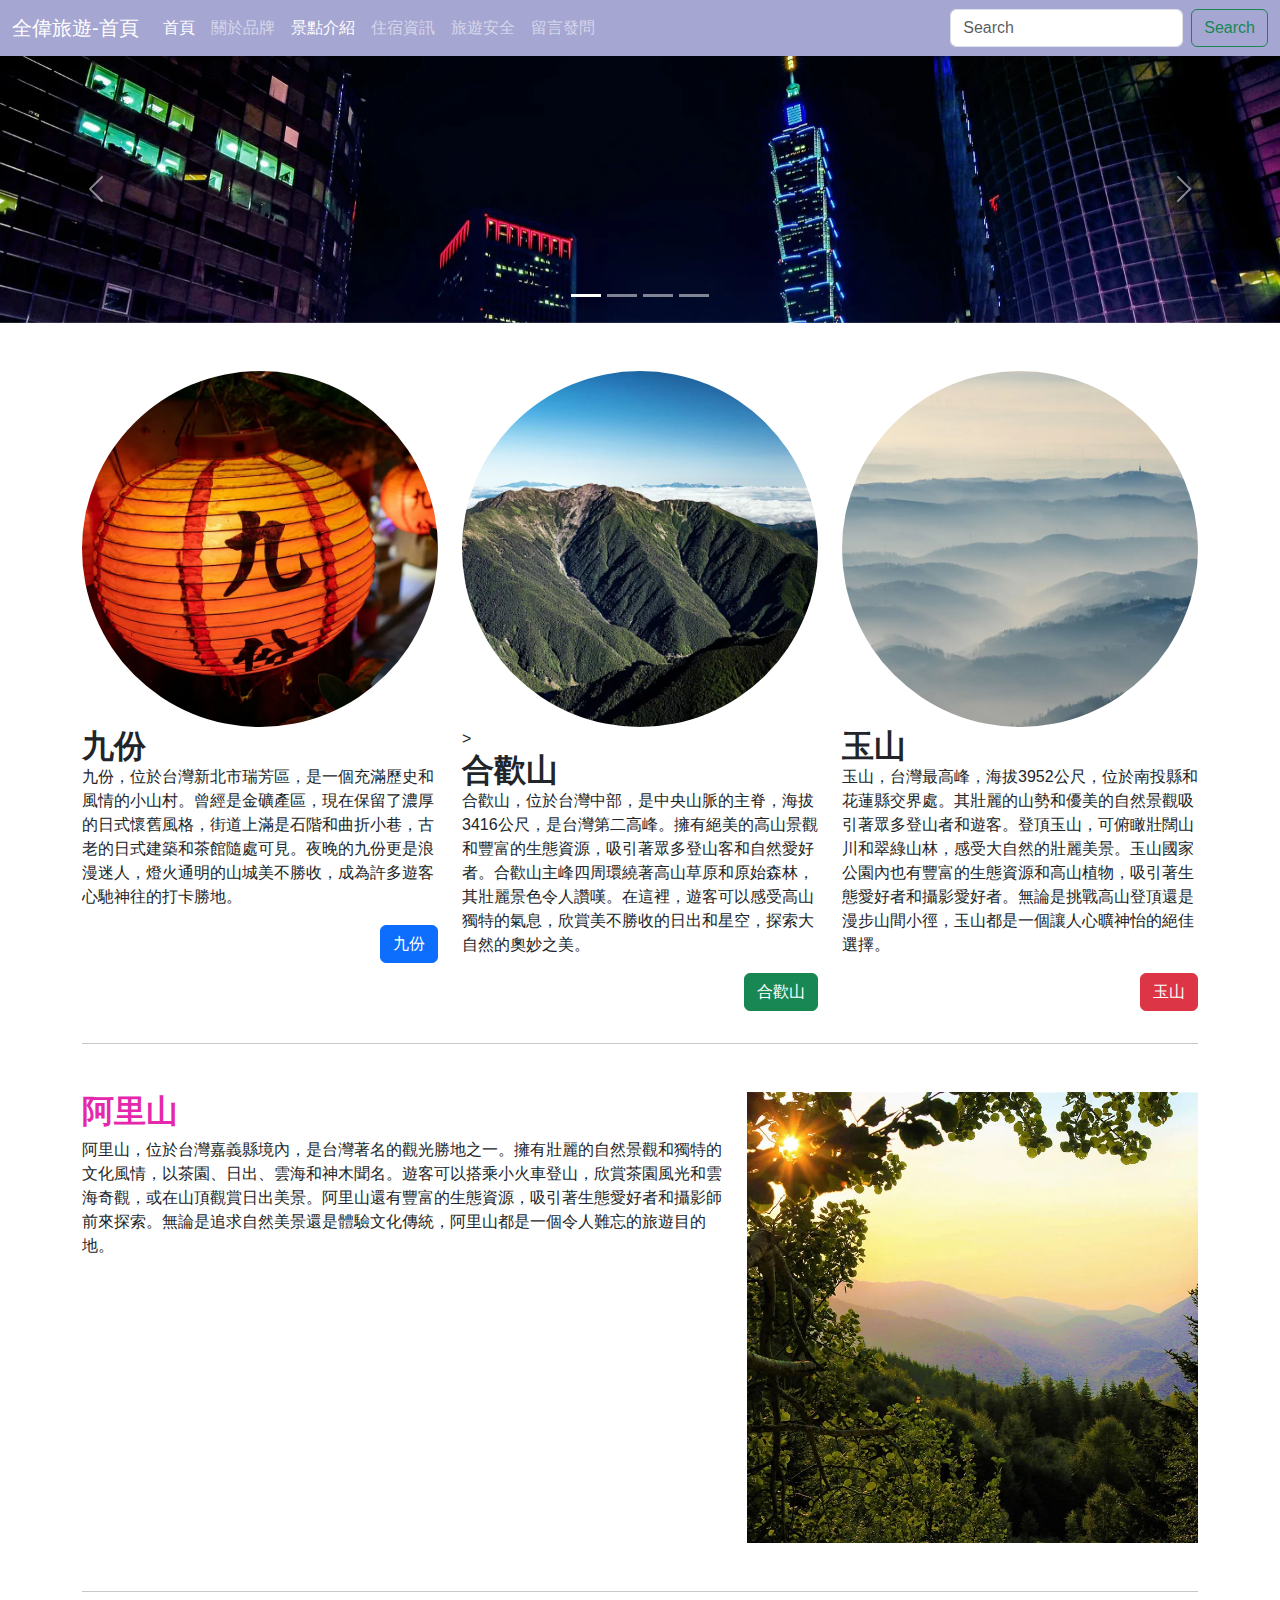
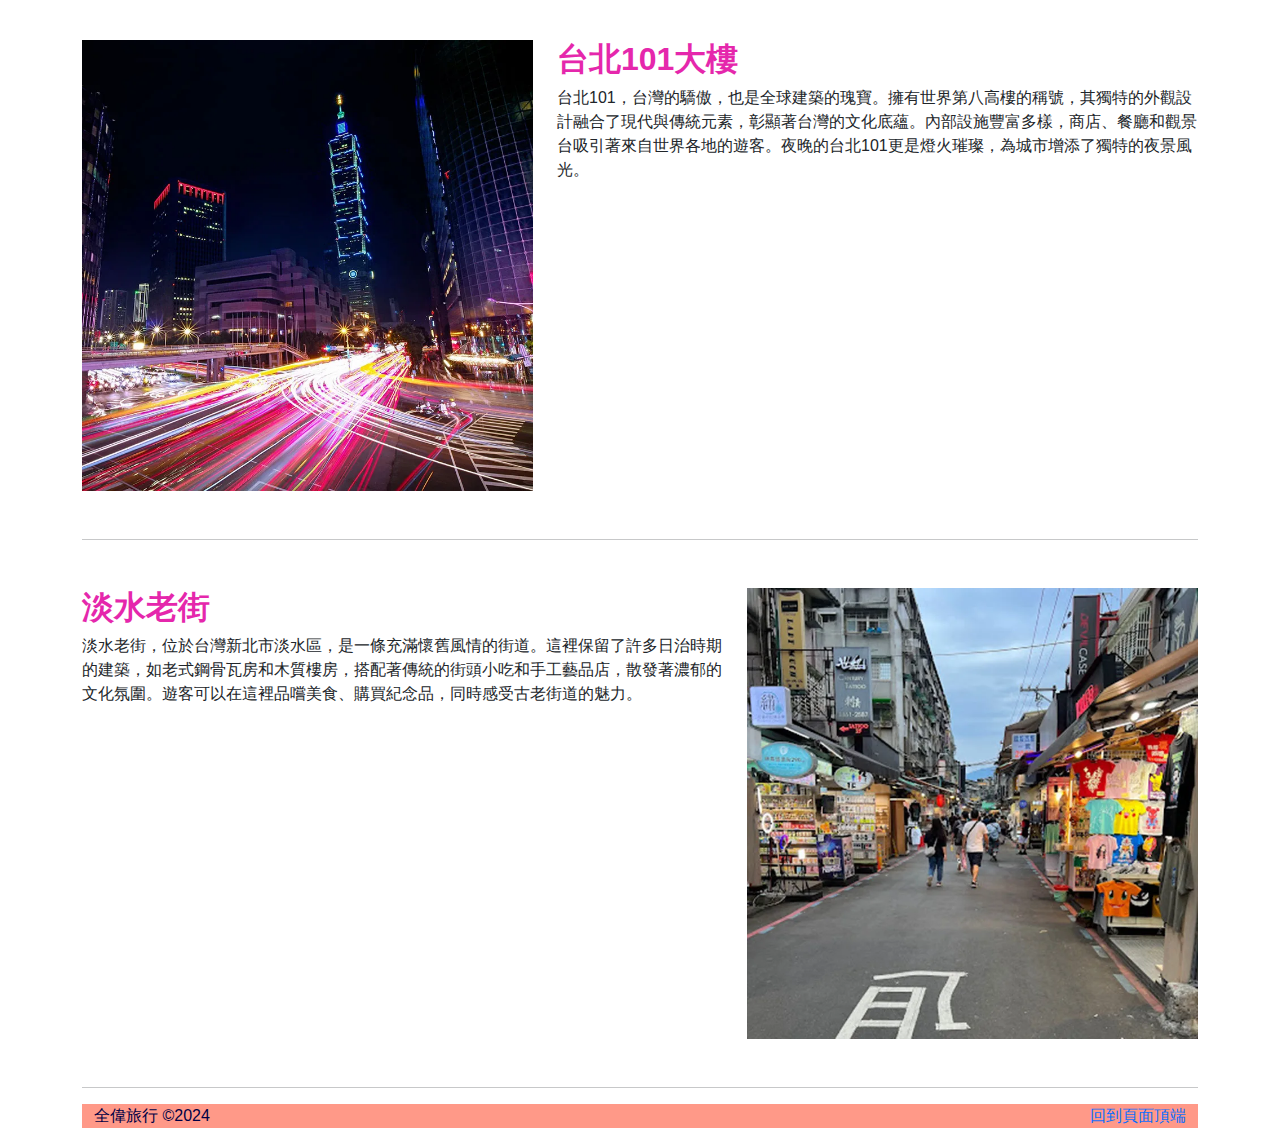
<file: index.html>
<!-- 宣告HTML5網頁文件 -->
<!DOCTYPE html>
<!-- 網頁所屬的地區語言 -->
<html lang="zh-Hant-TW">
<head>
  <meta charset="UTF-8">
  <meta name="viewport" content="width=device-width, initial-scale=1.0">
  <!-- 設定IE相容模式 -->
  <meta http-equiv="X-UA-Compatible" content="IE=edge">
  <!-- 網站作者/傭有者 -->
  <meta name="author" content="全偉旅行HappyGo,網羅最齊全的旅遊資訊,輕鬆找到最滿意的旅遊行程,">
  <!-- 網頁描述,簡單介紹網頁內容 -->
  <meta name="description" content="全偉旅遊國內景景點整理, 網羅最齊全的旅遊資訊, 輕鬆找到最滿意的旅遊行程, 還能線上互動!">
  <!-- 網頁編輯器 -->
  <meta name="generator" content="Visualstudicode v1.76.1">
  <!-- 關鍵字,Google排除權重,其它搜尋引擎仍然使用 -->
  <meta name="keywords" content="全偉旅遊國內景景點整理, 網羅最齊全的旅遊資訊, 輕鬆找到最滿意的旅遊行程, 還能線上互動!">
  <!-- favicon我的最愛(書籤)圖標 -->
  <link rel="shortcut icon" href="favicon.ico">
  <link href="https://cdn.jsdelivr.net/npm/bootstrap@5.3.3/dist/css/bootstrap.min.css" rel="stylesheet" integrity="sha384-QWTKZyjpPEjISv5WaRU9OFeRpok6YctnYmDr5pNlyT2bRjXh0JMhjY6hW+ALEwIH" crossorigin="anonymous">
  <link rel="stylesheet" href="css/custom.css">
  <!-- Google tag (gtag.js) -->
<script async src="https://www.googletagmanager.com/gtag/js?id=G-7SRWX17Z6C"></script>
<script>
  window.dataLayer = window.dataLayer || [];
  function gtag(){dataLayer.push(arguments);}
  gtag('js', new Date());

  gtag('config', 'G-7SRWX17Z6C');
</script>
  <title>全偉旅遊-首頁</title>
</head>
<!-- GA追蹤分析 -->
<body>
  <header>
    <nav class="navbar navbar-expand-lg bg-dark navbar-dark">
      <div class="container-fluid">
        <a class="navbar-brand" href="index.html">全偉旅遊-首頁</a>
        <button class="navbar-toggler" type="button" data-bs-toggle="collapse" data-bs-target="#navbarSupportedContent" aria-controls="navbarSupportedContent" aria-expanded="false" aria-label="Toggle navigation">
          <span class="navbar-toggler-icon"></span>
        </button>
        <div class="collapse navbar-collapse" id="navbarSupportedContent">
          <!-- 導覽按鈕 -->
          <ul class="navbar-nav me-auto mb-2 mb-lg-0">
            <li class="nav-item">
              <a class="nav-link active" aria-current="page" href="index.html">首頁</a>
            </li>
            <li class="nav-item">
              <a class="nav-link" href="about.html">關於品牌</a>
            </li>
            <li class="nav-item">
              <a class="nav-link active" aria-current="page" href="viewpoint.html">景點介紹</a>
            </li>
            <li class="nav-item">
              <a class="nav-link" href="hotel.html">住宿資訊</a>
            </li>
            <li class="nav-item">
              <a class="nav-link" href="safe.html">旅遊安全</a>
            </li>
            <li class="nav-item">
              <a class="nav-link" href="https://toolkit.url.com.tw/bbs/index.php?email=bbs@trial-155892.url.tw" target="_blank">留言發問</a>
            </li>
          </ul>
          <!-- 表單.PHP  -->
          <form class="d-flex" role="search">
            <input class="form-control me-2" type="search" placeholder="Search" aria-label="Search">
            <button class="btn btn-outline-success" type="submit">Search</button>
          </form>
        </div>
      </div>
    </nav>

  </header>
  <main>
    <div id="carouselExampleIndicators" class="carousel slide">
      <div class="carousel-indicators">
        <button type="button" data-bs-target="#carouselExampleIndicators" data-bs-slide-to="0" class="active" aria-current="true" aria-label="Slide 1"></button>
        <button type="button" data-bs-target="#carouselExampleIndicators" data-bs-slide-to="1" aria-label="Slide 2"></button>
        <button type="button" data-bs-target="#carouselExampleIndicators" data-bs-slide-to="2" aria-label="Slide 3"></button>
        <button type="button" data-bs-target="#carouselExampleIndicators" data-bs-slide-to="3" aria-label="Slide 4"></button>

      </div>
      <div class="carousel-inner">
        <div class="carousel-item active">
          <img src="images/index/101.webp" class="d-block w-100" alt="台北101" title="台北101" aria-label="台北101">
        </div>
        <div class="carousel-item">
          <img src="images/index/C-_Users_Admin_Desktop_旅遊0425_02s.webp" class="d-block w-100" alt="國父紀念館" title="國父紀念館" aria-label="國父紀念館">
        </div>
        <div class="carousel-item">
          <img src="images/index/03s.webp" class="d-block w-100" alt="關山日落" title="關山日落" aria-label="關山日落">
                </div>
                <div class="carousel-item">
                  <img src="images/index/big-buddha-656945_1920.webp" class="d-block w-100" alt="八卦山大佛" title="八卦山大佛" aria-label="八卦山大佛">
                        </div>
              </div>
      <button class="carousel-control-prev" type="button" data-bs-target="#carouselExampleIndicators" data-bs-slide="prev">
        <span class="carousel-control-prev-icon" aria-hidden="true"></span>
        <span class="visually-hidden">Previous</span>
      </button>
      <button class="carousel-control-next" type="button" data-bs-target="#carouselExampleIndicators" data-bs-slide="next">
        <span class="carousel-control-next-icon" aria-hidden="true"></span>
        <span class="visually-hidden">Next</span>
      </button>
    </div>
    <div class="container">
      <div class="row">
        <div class="col-lg-4 order-md-0 mt-5 ">
          <a type="button"><img src="images/index/九份.webp" class="rounded-circle w-100" alt="九份" title="九份" aria-invalid="九份" data-bs-toggle="modal" data-bs-target="#imageJiouFen"></a>
          <!-- Modal -->
          <div class="modal fade" id="imageJiouFen" tabindex="-1" aria-labelledby="exampleModalLabel" aria-hidden="true">
            <div class="modal-dialog">
              <div class="modal-content">
                <div class="modal-header">
                  <h5 class="modal-title">九份</h5>
                  <button type="button" class="btn-close" data-bs-dismiss="modal" aria-label="Close"></button>
                </div>
                <div class="modal-body">
                  <img src="images/index/九份.webp" width="100%">
                </div>
                <div class="modal-footer">
                  <button type="button" class="btn btn-secondary" data-bs-dismiss="modal">關閉</button>

                </div>
              </div>
            </div>
          </div>
          <div class="card-body">
            <h2 class="card-title">九份</h2>
            <p class="card-text">九份，位於台灣新北市瑞芳區，是一個充滿歷史和風情的小山村。曾經是金礦產區，現在保留了濃厚的日式懷舊風格，街道上滿是石階和曲折小巷，古老的日式建築和茶館隨處可見。夜晚的九份更是浪漫迷人，燈火通明的山城美不勝收，成為許多遊客心馳神往的打卡勝地。</p>
            <p class="text-end"><a href="https://newtaipei.travel/zh-tw/attractions/detail/109990" target="_blank" class="btn btn-primary" role="button" data-bs-toggle="tooltip" data-bs-placement="top" data-bs-title="即將離開本網站">九份</a></p>
          </div>
        </div>
        <div class="col-lg-4 order-md-1 mt-5">
          <a type="button"><img src="images/index/合歡山.webp" class="rounded-circle w-100" alt="合歡山" title="合歡山" aria-invalid="合歡山"data-bs-toggle="modal" data-bs-target="#index"></a>>
                    <!-- Modal -->
                    <div class="modal fade" id="index" tabindex="-1" aria-labelledby="exampleModalLabel" aria-hidden="true">
                      <div class="modal-dialog">
                        <div class="modal-content">
                          <div class="modal-header">
                            <h5 class="modal-title">合歡山</h5>
                            <button type="button" class="btn-close" data-bs-dismiss="modal" aria-label="Close"></button>
                          </div>
                          <div class="modal-body">
                            <img src="images/index/合歡山.webp" width="100%">
                          </div>
                          <div class="modal-footer">
                            <button type="button" class="btn btn-secondary" data-bs-dismiss="modal">關閉</button>
          
                          </div>
                        </div>
                      </div>
                    </div>
          
          <div class="card-body">
            <h2 class="card-title">合歡山</h2>
            <p class="card-text">合歡山，位於台灣中部，是中央山脈的主脊，海拔3416公尺，是台灣第二高峰。擁有絕美的高山景觀和豐富的生態資源，吸引著眾多登山客和自然愛好者。合歡山主峰四周環繞著高山草原和原始森林，其壯麗景色令人讚嘆。在這裡，遊客可以感受高山獨特的氣息，欣賞美不勝收的日出和星空，探索大自然的奧妙之美。</p>
            <p class="text-end"><a href="https://recreation.forest.gov.tw/Forest/RA?typ_id=0300004" target="_blank" class="btn btn-success" role="button" data-bs-toggle="tooltip" data-bs-placement="top" data-bs-title="即將離開本網站">合歡山</a></p>
           </div>
        </div>
        <div class="col-lg-4 order-md-2 mt-5">
          <a type="button"><img src="images/index/玉山.webp" class="rounded-circle w-100" alt="玉山" title="玉山" aria-invalid="玉山"data-bs-toggle="modal" data-bs-target="#indexYushan"></a>
               <!-- Modal -->
               <div class="modal fade" id="indexYushan" tabindex="-1" aria-labelledby="exampleModalLabel" aria-hidden="true">
                <div class="modal-dialog">
                  <div class="modal-content">
                    <div class="modal-header">
                      <h5 class="modal-title">玉山</h5>
                      <button type="button" class="btn-close" data-bs-dismiss="modal" aria-label="Close"></button>
                    </div>
                    <div class="modal-body">
                      <img src="images/index/玉山.webp" width="100%">
                    </div>
                    <div class="modal-footer">
                      <button type="button" class="btn btn-secondary" data-bs-dismiss="modal">關閉</button>
    
                    </div>
                  </div>
                </div>
              </div>
          <div class="card-body">
            <h2 class="card-title">玉山</h2>
            <p class="card-text">玉山，台灣最高峰，海拔3952公尺，位於南投縣和花蓮縣交界處。其壯麗的山勢和優美的自然景觀吸引著眾多登山者和遊客。登頂玉山，可俯瞰壯闊山川和翠綠山林，感受大自然的壯麗美景。玉山國家公園內也有豐富的生態資源和高山植物，吸引著生態愛好者和攝影愛好者。無論是挑戰高山登頂還是漫步山間小徑，玉山都是一個讓人心曠神怡的絕佳選擇。
            </p>
            <p class="text-end"><a href="https://www.ysnp.gov.tw/" target="_blank" class="btn btn-danger" role="button" data-bs-toggle="tooltip" data-bs-placement="top" data-bs-title="即將離開本網站">玉山</a></p>

        </div>
      </div>
    </div>
    <hr>
    <div class="row my-5">
      <div class="col-md-7">
        <h2>阿里山</h2>
        <p>阿里山，位於台灣嘉義縣境內，是台灣著名的觀光勝地之一。擁有壯麗的自然景觀和獨特的文化風情，以茶園、日出、雲海和神木聞名。遊客可以搭乘小火車登山，欣賞茶園風光和雲海奇觀，或在山頂觀賞日出美景。阿里山還有豐富的生態資源，吸引著生態愛好者和攝影師前來探索。無論是追求自然美景還是體驗文化傳統，阿里山都是一個令人難忘的旅遊目的地。
        </p>
      </div>
      <div class="col-md-5">
        <img src="images/index/阿里山.webp" alt="阿里山" class="img-fluid mx-auto" aria-label="阿里山">
      </div>
    </div>
    <hr>
    <div class="row my-5">
      <div class="col-md-7 order-md-1">
        <h2>台北101大樓</h2>
        <p>台北101，台灣的驕傲，也是全球建築的瑰寶。擁有世界第八高樓的稱號，其獨特的外觀設計融合了現代與傳統元素，彰顯著台灣的文化底蘊。內部設施豐富多樣，商店、餐廳和觀景台吸引著來自世界各地的遊客。夜晚的台北101更是燈火璀璨，為城市增添了獨特的夜景風光。
        </p>
      </div>
      <div class="col-md-5 order-md-0">
        <img src="images/index/taipei-101-2844052_1920.webp" alt="台北101大樓" class="img-fluid mx-auto" aria-label="台北101大樓">
      </div>
    </div>
    <hr>
    <div class="row my-5">
      <div class="col-md-7">

        <h2>淡水老街</h2>
        <p>淡水老街，位於台灣新北市淡水區，是一條充滿懷舊風情的街道。這裡保留了許多日治時期的建築，如老式鋼骨瓦房和木質樓房，搭配著傳統的街頭小吃和手工藝品店，散發著濃郁的文化氛圍。遊客可以在這裡品嚐美食、購買紀念品，同時感受古老街道的魅力。

        </p>
      </div>
      <div class="col-md-5">
        <img src="images/index/淡水.webp" alt="淡水老街" class="img-fluid mx-auto" aria-label="淡水老街">
      </div>
    </div>
    <hr>

    <footer class="container">
      <p class="float-end"><a href="#top">回到頁面頂端</a></p>
      <p>全偉旅行 &copy;2024</p>
    </footer>
  </main>
  
  


  <script src="https://cdn.jsdelivr.net/npm/bootstrap@5.3.3/dist/js/bootstrap.bundle.min.js" integrity="sha384-YvpcrYf0tY3lHB60NNkmXc5s9fDVZLESaAA55NDzOxhy9GkcIdslK1eN7N6jIeHz" crossorigin="anonymous"></script>
  <!-- 改版前tooltip
   <script>
    $(function () { $('[data-toggle="tooltip"]').tooltip})
  </script> -->
  <!-- 改版後tooltip -->
  <script>
    var tooltipTriggerList = [].slice.call(document.querySelectorAll('[data-bs-toggle="tooltip"]'))
    var tooltipList = tooltipTriggerList.map(function (tooltipTriggerEl) {
    return new bootstrap.Tooltip(tooltipTriggerEl)
    })
</script>
</body>
</html>
</file>
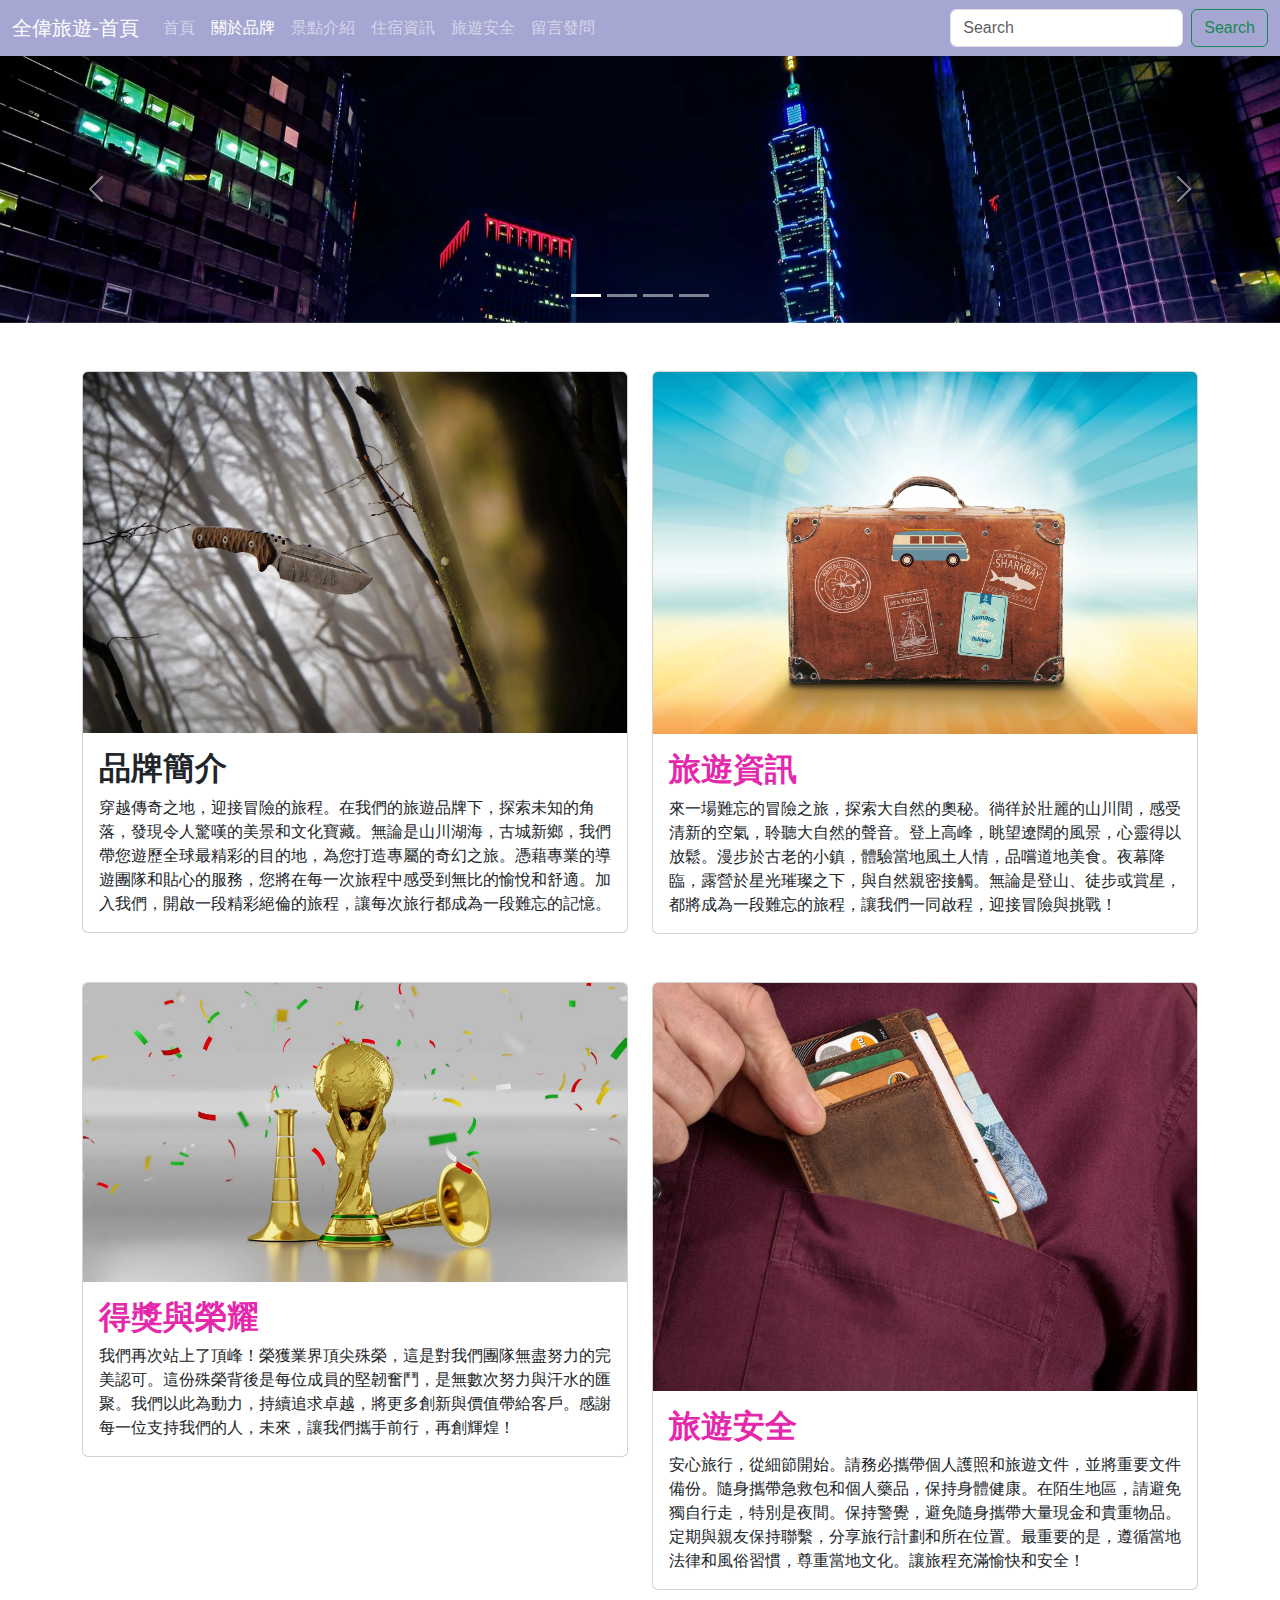
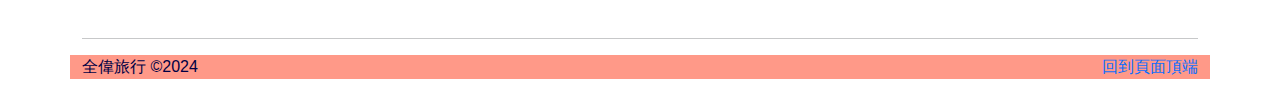
<file: about.html>
<!-- 宣告HTML5網頁文件 -->
<!DOCTYPE html>
<!-- 網頁所屬的地區語言 -->
<html lang="zh-Hant-TW">
<head>
  <meta charset="UTF-8">
  <meta name="viewport" content="width=device-width, initial-scale=1.0">
  <!-- 設定IE相容模式 -->
  <meta http-equiv="X-UA-Compatible" content="IE=edge">
  <!-- 網站作者/傭有者 -->
  <meta name="author" content="全偉旅行HappyGo全偉旅遊國內景景點整理, 網羅最齊全的旅遊資訊, 輕鬆找到最滿意的旅遊行程, 還能線上互動!">
  <!-- 網頁描述,簡單介紹網頁內容 -->
  <meta name="description" content="穿越傳奇之地，迎接冒險的旅程。在我們的旅遊品牌下，探索未知的角落，發現令人驚嘆的美景和文化寶藏。">
  <!-- 網頁編輯器 -->
  <meta name="generator" content="Visualstudicode v1.76.1">
  <!-- 關鍵字,Google排除權重,其它搜尋引擎仍然使用 -->
  <meta name="keywords" content="全偉旅遊國內景景點整理, 網羅最齊全的旅遊資訊, 輕鬆找到最滿意的旅遊行程, 還能線上互動!">
  <!-- favicon我的最愛(書籤)圖標 -->
  <link rel="shortcut icon" href="favicon.ico">
  <link href="https://cdn.jsdelivr.net/npm/bootstrap@5.3.3/dist/css/bootstrap.min.css" rel="stylesheet" integrity="sha384-QWTKZyjpPEjISv5WaRU9OFeRpok6YctnYmDr5pNlyT2bRjXh0JMhjY6hW+ALEwIH" crossorigin="anonymous">
  <link rel="stylesheet" href="css/custom.css">
  <!-- Google tag (gtag.js) -->
<script async src="https://www.googletagmanager.com/gtag/js?id=G-7SRWX17Z6C"></script>
<script>
  window.dataLayer = window.dataLayer || [];
  function gtag(){dataLayer.push(arguments);}
  gtag('js', new Date());

  gtag('config', 'G-7SRWX17Z6C');
</script>
  <title>全偉旅遊-關於品牌</title>
</head>
<!-- GA追蹤分析 -->
<body>
  <header>
    <nav class="navbar navbar-expand-lg bg-dark navbar-dark">
      <div class="container-fluid">
        <a class="navbar-brand" href="index.html">全偉旅遊-首頁</a>
        <button class="navbar-toggler" type="button" data-bs-toggle="collapse" data-bs-target="#navbarSupportedContent" aria-controls="navbarSupportedContent" aria-expanded="false" aria-label="Toggle navigation">
          <span class="navbar-toggler-icon"></span>
        </button>
        <div class="collapse navbar-collapse" id="navbarSupportedContent">
          <!-- 導覽按鈕 -->
          <ul class="navbar-nav me-auto mb-2 mb-lg-0">
            <li class="nav-item">
              <a class="nav-link" href="index.html">首頁</a>
            </li>
            <li class="nav-item">
              <a class="nav-link active" aria-current="page" href="about.html">關於品牌</a>
            </li>
            <li class="nav-item">
              <a class="nav-link" href="viewpoint.html">景點介紹</a>
            </li>
            <li class="nav-item">
              <a class="nav-link" href="hotel.html">住宿資訊</a>
            </li>
            <li class="nav-item">
              <a class="nav-link" href="safe.html">旅遊安全</a>
            </li>
            <li class="nav-item">
              <a class="nav-link" href="https://toolkit.url.com.tw/bbs/index.php?email=bbs@trial-155892.url.tw" target="_blank">留言發問</a>
            </li>
          </ul>
          <!-- 表單.PHP  -->
          <form class="d-flex" role="search">
            <input class="form-control me-2" type="search" placeholder="Search" aria-label="Search">
            <button class="btn btn-outline-success" type="submit">Search</button>
          </form>
        </div>
      </div>
    </nav>

  </header>
  <main>
    <div id="carouselExampleIndicators" class="carousel slide">
      <div class="carousel-indicators">
        <button type="button" data-bs-target="#carouselExampleIndicators" data-bs-slide-to="0" class="active" aria-current="true" aria-label="Slide 1"></button>
        <button type="button" data-bs-target="#carouselExampleIndicators" data-bs-slide-to="1" aria-label="Slide 2"></button>
        <button type="button" data-bs-target="#carouselExampleIndicators" data-bs-slide-to="2" aria-label="Slide 3"></button>
        <button type="button" data-bs-target="#carouselExampleIndicators" data-bs-slide-to="3" aria-label="Slide 4"></button>

      </div>
      <div class="carousel-inner">
        <div class="carousel-item active">
          <img src="images/index/101.webp" class="d-block w-100" alt="台北101" title="台北101" aria-label="台北101">
        </div>
        <div class="carousel-item">
          <img src="images/index/C-_Users_Admin_Desktop_旅遊0425_02s.webp" class="d-block w-100" alt="國父紀念館" title="國父紀念館" aria-label="國父紀念館">
        </div>
        <div class="carousel-item">
          <img src="images/index/03s.webp" class="d-block w-100" alt="關山日落" title="關山日落" aria-label="關山日落">
                </div>
        <div class="carousel-item">
                  <img src="images/index/big-buddha-656945_1920.webp" class="d-block w-100" alt="八卦山大佛" title="八卦山大佛" aria-label="八卦山大佛">
                        </div>
              </div>
      <button class="carousel-control-prev" type="button" data-bs-target="#carouselExampleIndicators" data-bs-slide="prev">
        <span class="carousel-control-prev-icon" aria-hidden="true"></span>
        <span class="visually-hidden">Previous</span>
      </button>
      <button class="carousel-control-next" type="button" data-bs-target="#carouselExampleIndicators" data-bs-slide="next">
        <span class="carousel-control-next-icon" aria-hidden="true"></span>
        <span class="visually-hidden">Next</span>
      </button>
    </div>
    <div class="container">
        <div class="row">
          <div class="col-lg-6">
            <div class="card mt-5">
                <img src="images/about/新增資料夾/knife-4911506_1920.webp" class="card-img-top" alt="品牌簡介" title="品牌簡介" aria-label="品牌簡介">
                <div class="card-body">
                  <h2 class="card-title">品牌簡介</h2>
                  <p class="card-text">穿越傳奇之地，迎接冒險的旅程。在我們的旅遊品牌下，探索未知的角落，發現令人驚嘆的美景和文化寶藏。無論是山川湖海，古城新鄉，我們帶您遊歷全球最精彩的目的地，為您打造專屬的奇幻之旅。憑藉專業的導遊團隊和貼心的服務，您將在每一次旅程中感受到無比的愉悅和舒適。加入我們，開啟一段精彩絕倫的旅程，讓每次旅行都成為一段難忘的記憶。</p>
           
                 
                </div>
              </div>
          </div>
          <div  class="col-lg-6">
            <div class="card mt-5">
                <img src="images/about/新增資料夾/luggage-1149289_1920.webp" class="card-img-top" alt="..." title="旅遊資訊" aria-label="旅遊資訊">
                <div class="card-body">
                  <h2 class="">旅遊資訊</h2>
                  <p class="card-text">來一場難忘的冒險之旅，探索大自然的奧秘。徜徉於壯麗的山川間，感受清新的空氣，聆聽大自然的聲音。登上高峰，眺望遼闊的風景，心靈得以放鬆。漫步於古老的小鎮，體驗當地風土人情，品嚐道地美食。夜幕降臨，露營於星光璀璨之下，與自然親密接觸。無論是登山、徒步或賞星，都將成為一段難忘的旅程，讓我們一同啟程，迎接冒險與挑戰！</p>
                </div>
              </div>
          </div>
        </div>
        <div class="row mb-5">
            <div class="col-lg-6">
              <div class="card mt-5">
                  <img src="images/about/新增資料夾/trophy-3470782_1920.webp" class="card-img-top" alt="..." title="得獎與榮耀" aria-label="得獎與榮耀">
                  <div class="card-body">
                    <h2 class="">得獎與榮耀</h2>
                    <p class="card-text">我們再次站上了頂峰！榮獲業界頂尖殊榮，這是對我們團隊無盡努力的完美認可。這份殊榮背後是每位成員的堅韌奮鬥，是無數次努力與汗水的匯聚。我們以此為動力，持續追求卓越，將更多創新與價值帶給客戶。感謝每一位支持我們的人，未來，讓我們攜手前行，再創輝煌！
                    </p>
                  </div>
                </div>
            </div>
            <div  class="col-lg-6">
              <div class="card mt-5">
                  <img src="images/about/新增資料夾/wallet-2668571_1920.webp" class="card-img-top" alt="..." title="旅遊安全" aria-label="旅遊安全">
                  <div class="card-body">
                    <h2 class="">旅遊安全</h2>
                    <p class="card-text">安心旅行，從細節開始。請務必攜帶個人護照和旅遊文件，並將重要文件備份。隨身攜帶急救包和個人藥品，保持身體健康。在陌生地區，請避免獨自行走，特別是夜間。保持警覺，避免隨身攜帶大量現金和貴重物品。定期與親友保持聯繫，分享旅行計劃和所在位置。最重要的是，遵循當地法律和風俗習慣，尊重當地文化。讓旅程充滿愉快和安全！
                    </p>
                  </div>
                </div>
            </div>
          </div>
          <hr>
    </div>

    <footer class="container">
      <p class="float-end"><a href="#top">回到頁面頂端</a></p>
      <p>全偉旅行 &copy;2024</p>
    </footer>
  </main>
  
  


  <script src="https://cdn.jsdelivr.net/npm/bootstrap@5.3.3/dist/js/bootstrap.bundle.min.js" integrity="sha384-YvpcrYf0tY3lHB60NNkmXc5s9fDVZLESaAA55NDzOxhy9GkcIdslK1eN7N6jIeHz" crossorigin="anonymous"></script>
</body>
</html>
</file>
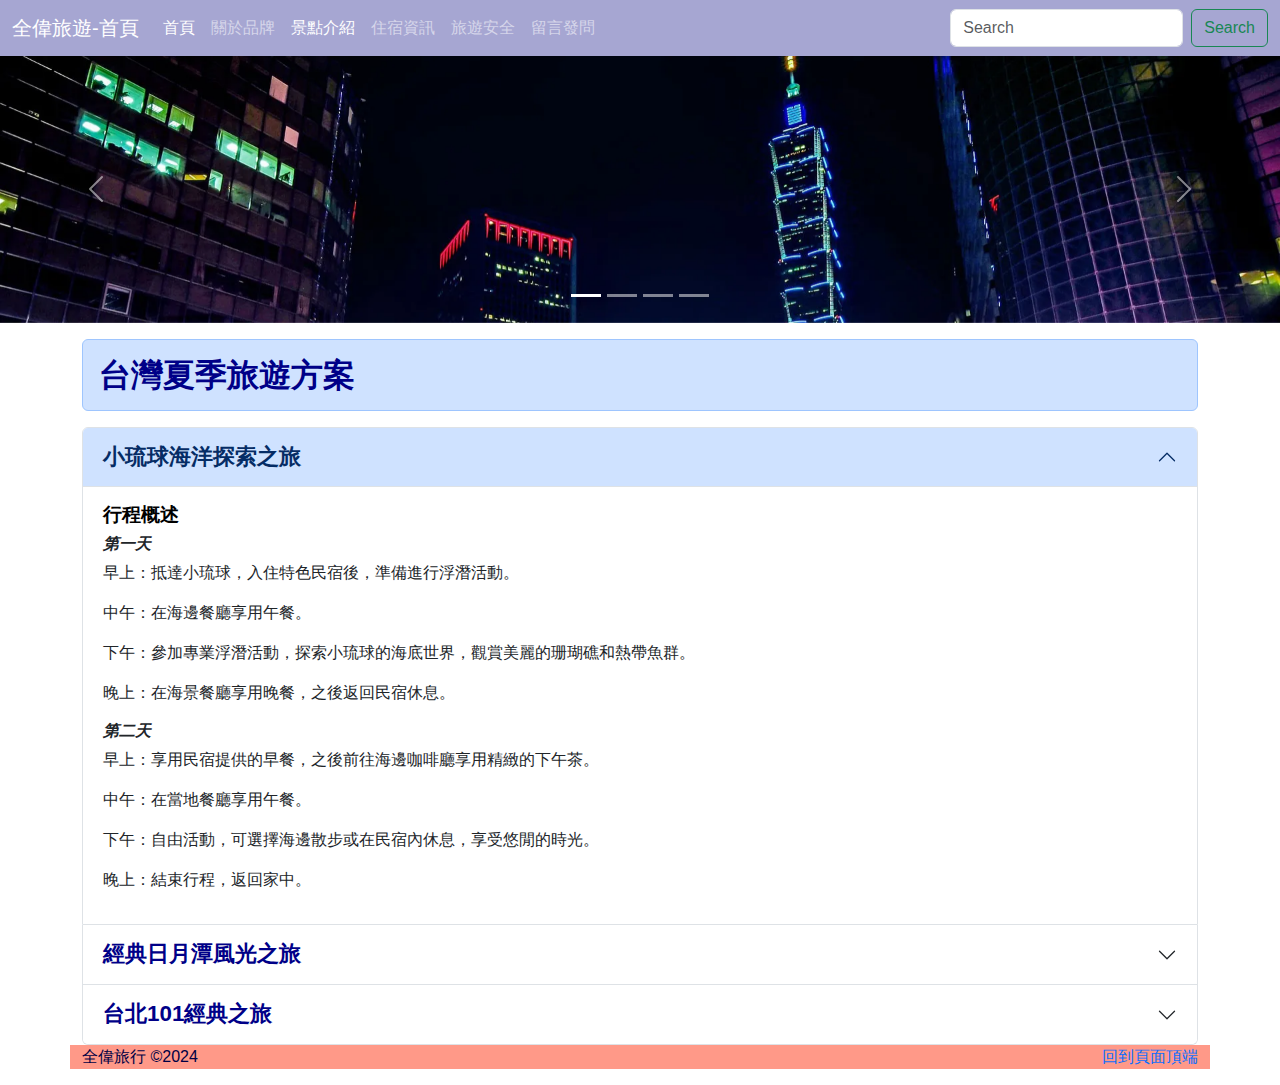
<file: Accordion.html>
<!-- 宣告HTML5網頁文件 -->
<!DOCTYPE html>
<!-- 網頁所屬的地區語言 -->
<html lang="zh-Hant-TW">
<head>
  <meta charset="UTF-8">
  <meta name="viewport" content="width=device-width, initial-scale=1.0">
  <!-- 設定IE相容模式 -->
  <meta http-equiv="X-UA-Compatible" content="IE=edge">
  <!-- 網站作者/傭有者 -->
  <meta name="author" content="">
  <!-- 網頁描述,簡單介紹網頁內容 -->
  <meta name="description" content="全偉旅遊國內景景點整理, 網羅最齊全的旅遊資訊, 輕鬆找到最滿意的旅遊行程, 還能線上互動!">
  <!-- 網頁編輯器 -->
  <meta name="generator" content="Visualstudicode v1.76.1">
  <!-- 關鍵字,Google排除權重,其它搜尋引擎仍然使用 -->
  <meta name="keywords" content="">
  <!-- favicon我的最愛(書籤)圖標 -->
  <link rel="shortcut icon" href="favicon.ico">
  <link href="https://cdn.jsdelivr.net/npm/bootstrap@5.3.3/dist/css/bootstrap.min.css" rel="stylesheet" integrity="sha384-QWTKZyjpPEjISv5WaRU9OFeRpok6YctnYmDr5pNlyT2bRjXh0JMhjY6hW+ALEwIH" crossorigin="anonymous">
  <link rel="stylesheet" href="css/custom.css">
  <!-- Google tag (gtag.js) -->
<script async src="https://www.googletagmanager.com/gtag/js?id=G-7SRWX17Z6C"></script>
<script>
  window.dataLayer = window.dataLayer || [];
  function gtag(){dataLayer.push(arguments);}
  gtag('js', new Date());

  gtag('config', 'G-7SRWX17Z6C');
</script>
  <title>全偉旅遊-Accordion</title>
</head>
<!-- GA追蹤分析 -->
<body>
  <header>
    <nav class="navbar navbar-expand-lg bg-dark navbar-dark">
      <div class="container-fluid">
        <a class="navbar-brand" href="index.html">全偉旅遊-首頁</a>
        <button class="navbar-toggler" type="button" data-bs-toggle="collapse" data-bs-target="#navbarSupportedContent" aria-controls="navbarSupportedContent" aria-expanded="false" aria-label="Toggle navigation">
          <span class="navbar-toggler-icon"></span>
        </button>
        <div class="collapse navbar-collapse" id="navbarSupportedContent">
          <!-- 導覽按鈕 -->
          <ul class="navbar-nav me-auto mb-2 mb-lg-0">
            <li class="nav-item">
              <a class="nav-link active" aria-current="page" href="index.html">首頁</a>
            </li>
            <li class="nav-item">
              <a class="nav-link" href="about.html">關於品牌</a>
            </li>
            <li class="nav-item">
              <a class="nav-link active" aria-current="page" href="viewpoint.html">景點介紹</a>
            </li>
            <li class="nav-item">
              <a class="nav-link" href="hotel.html">住宿資訊</a>
            </li>
            <li class="nav-item">
              <a class="nav-link" href="safe.html">旅遊安全</a>
            </li>
            <li class="nav-item">
              <a class="nav-link" href="https://toolkit.url.com.tw/bbs/index.php?email=bbs@trial-155892.url.tw" target="_blank">留言發問</a>
            </li>
          </ul>
          <!-- 表單.PHP  -->
          <form class="d-flex" role="search">
            <input class="form-control me-2" type="search" placeholder="Search" aria-label="Search">
            <button class="btn btn-outline-success" type="submit">Search</button>
          </form>
        </div>
      </div>
    </nav>

  </header>
  <main>
    <div id="carouselExampleIndicators" class="carousel slide">
      <div class="carousel-indicators">
        <button type="button" data-bs-target="#carouselExampleIndicators" data-bs-slide-to="0" class="active" aria-current="true" aria-label="Slide 1"></button>
        <button type="button" data-bs-target="#carouselExampleIndicators" data-bs-slide-to="1" aria-label="Slide 2"></button>
        <button type="button" data-bs-target="#carouselExampleIndicators" data-bs-slide-to="2" aria-label="Slide 3"></button>
        <button type="button" data-bs-target="#carouselExampleIndicators" data-bs-slide-to="3" aria-label="Slide 4"></button>

      </div>
      <div class="carousel-inner">
        <div class="carousel-item active">
          <img src="images/index/101.webp" class="d-block w-100" alt="台北101" title="台北101" aria-label="台北101">
        </div>
        <div class="carousel-item">
          <img src="images/index/C-_Users_Admin_Desktop_旅遊0425_02s.webp" class="d-block w-100" alt="國父紀念館" title="國父紀念館" aria-label="國父紀念館">
        </div>
        <div class="carousel-item">
          <img src="images/index/03s.webp" class="d-block w-100" alt="關山日落" title="關山日落" aria-label="關山日落">
                </div>
                <div class="carousel-item">
                  <img src="images/index/big-buddha-656945_1920.webp" class="d-block w-100" alt="八卦山大佛" title="八卦山大佛" aria-label="八卦山大佛">
                        </div>
              </div>
      <button class="carousel-control-prev" type="button" data-bs-target="#carouselExampleIndicators" data-bs-slide="prev">
        <span class="carousel-control-prev-icon" aria-hidden="true"></span>
        <span class="visually-hidden">Previous</span>
      </button>
      <button class="carousel-control-next" type="button" data-bs-target="#carouselExampleIndicators" data-bs-slide="next">
        <span class="carousel-control-next-icon" aria-hidden="true"></span>
        <span class="visually-hidden">Next</span>
      </button>
    </div>
    <div class="container">
        <h2 class="alert alert-primary mt-3 accor-mainTitle" role="alert">台灣夏季旅遊方案</h2>
        <div class="accordion" id="accordionExample">
            <div class="accordion-item">
              <h2 class="accordion-header">
                <button class="accordion-button accor-title" type="button" data-bs-toggle="collapse" data-bs-target="#collapseOne" aria-expanded="true" aria-controls="collapseOne">
                    小琉球海洋探索之旅
                </button>
              </h2>
              <div id="collapseOne" class="accordion-collapse collapse show" data-bs-parent="#accordionExample">
                <div class="accordion-body">
                  <h2 class="accor-subtitle">行程概述</h2>
                  <h3 class="accor-title-h3">第一天</h3>  
                  <p>早上：抵達小琉球，入住特色民宿後，準備進行浮潛活動。</p> 
                  <p>中午：在海邊餐廳享用午餐。</p>
                  <p>下午：參加專業浮潛活動，探索小琉球的海底世界，觀賞美麗的珊瑚礁和熱帶魚群。</p>
                  <p>晚上：在海景餐廳享用晚餐，之後返回民宿休息。</p>
                  <h3 class="accor-title-h3">第二天</h3> 
                  <p>早上：享用民宿提供的早餐，之後前往海邊咖啡廳享用精緻的下午茶。</p>
                  <p>中午：在當地餐廳享用午餐。</p>
                  <p>下午：自由活動，可選擇海邊散步或在民宿內休息，享受悠閒的時光。</p>
                  <p>晚上：結束行程，返回家中。</p>
                </div>
              </div>
            </div>
            <div class="accordion-item">
              <h2 class="accordion-header">
                <button class="accordion-button accor-title collapsed" type="button" data-bs-toggle="collapse" data-bs-target="#collapseTwo" aria-expanded="false" aria-controls="collapseTwo">
                    經典日月潭風光之旅
                </button>
              </h2>
              <div id="collapseTwo" class="accordion-collapse collapse" data-bs-parent="#accordionExample">
                <div class="accordion-body">
                  <h2 class="accor-subtitle">行程概述</h2>
                  <h3 class="accor-title-h3">第一天</h3>  
                  <p>早上：早上：抵達日月潭，入住特色民宿。</p> 
                  <p>中午：中午：在當地餐廳享用午餐，品嚐當地風味美食。</p>
                  <p>下午：參觀九族文化村，體驗台灣原住民文化，欣賞精彩的傳統舞蹈表演。 </p>
                  <p>晚上：參加九族文化村的夜間活動，享受獨特的文化體驗。</p>
                  <h3 class="accor-title-h3">第二天</h3> 
                  <p>早上：享用民宿提供的早餐，參觀向山遊客中心，了解日月潭的歷史和文化。</p>
                  <p>中午：在當地餐廳享用午餐。</p>
                  <p>下午：參加日月潭自行車環湖活動，欣賞沿途美景。</p>
                  <p>晚上：結束行程，返回家中。</p>
                </div>
              </div>
            </div>
            <div class="accordion-item">
              <h2 class="accordion-header">
                <button class="accordion-button accor-title collapsed" type="button" data-bs-toggle="collapse" data-bs-target="#collapseThree" aria-expanded="false" aria-controls="collapseThree">
                    台北101經典之旅
                </button>
              </h2>
              <div id="collapseThree" class="accordion-collapse collapse" data-bs-parent="#accordionExample">
                <div class="accordion-body">
                  <h2 class="accor-subtitle">行程概述</h2>
                  <h3 class="accor-title-h3">第一天</h3>  
                  <p>早上：抵達台北，入住酒店，之後前往台北101。</p> 
                  <p>中午：在台北101內的米其林餐廳享用午餐。</p>
                  <p>下午：參加象山健行活動，從象山觀景台遠眺台北101的美景。 </p>
                  <p>晚上：漫步饒河街夜市，品嚐各種台灣小吃。</p>
                  <h3 class="accor-title-h3">第二天</h3>  
                  <p>早上：享用酒店早餐，前往松山文創園區參觀。</p>
                  <p>中午：在松山文創園區內的餐廳享用午餐。</p>
                  <p>下午：前往西門町，自由活動和購物。</p>
                  <p>晚上：結束行程，返回家中。</p>
                </div>
              </div>
            </div>
        </div>
    </div>

    <footer class="container">
      <p class="float-end"><a href="#top">回到頁面頂端</a></p>
      <p>全偉旅行 &copy;2024</p>
    </footer>
  </main>
  
  


  <script src="https://cdn.jsdelivr.net/npm/bootstrap@5.3.3/dist/js/bootstrap.bundle.min.js" integrity="sha384-YvpcrYf0tY3lHB60NNkmXc5s9fDVZLESaAA55NDzOxhy9GkcIdslK1eN7N6jIeHz" crossorigin="anonymous"></script>
  <!-- 改版前tooltip
   <script>
    $(function () { $('[data-toggle="tooltip"]').tooltip})
  </script> -->
  <!-- 改版後tooltip -->
  <script>
    var tooltipTriggerList = [].slice.call(document.querySelectorAll('[data-bs-toggle="tooltip"]'))
    var tooltipList = tooltipTriggerList.map(function (tooltipTriggerEl) {
    return new bootstrap.Tooltip(tooltipTriggerEl)
    })
</script>
</body>
</html>
</file>
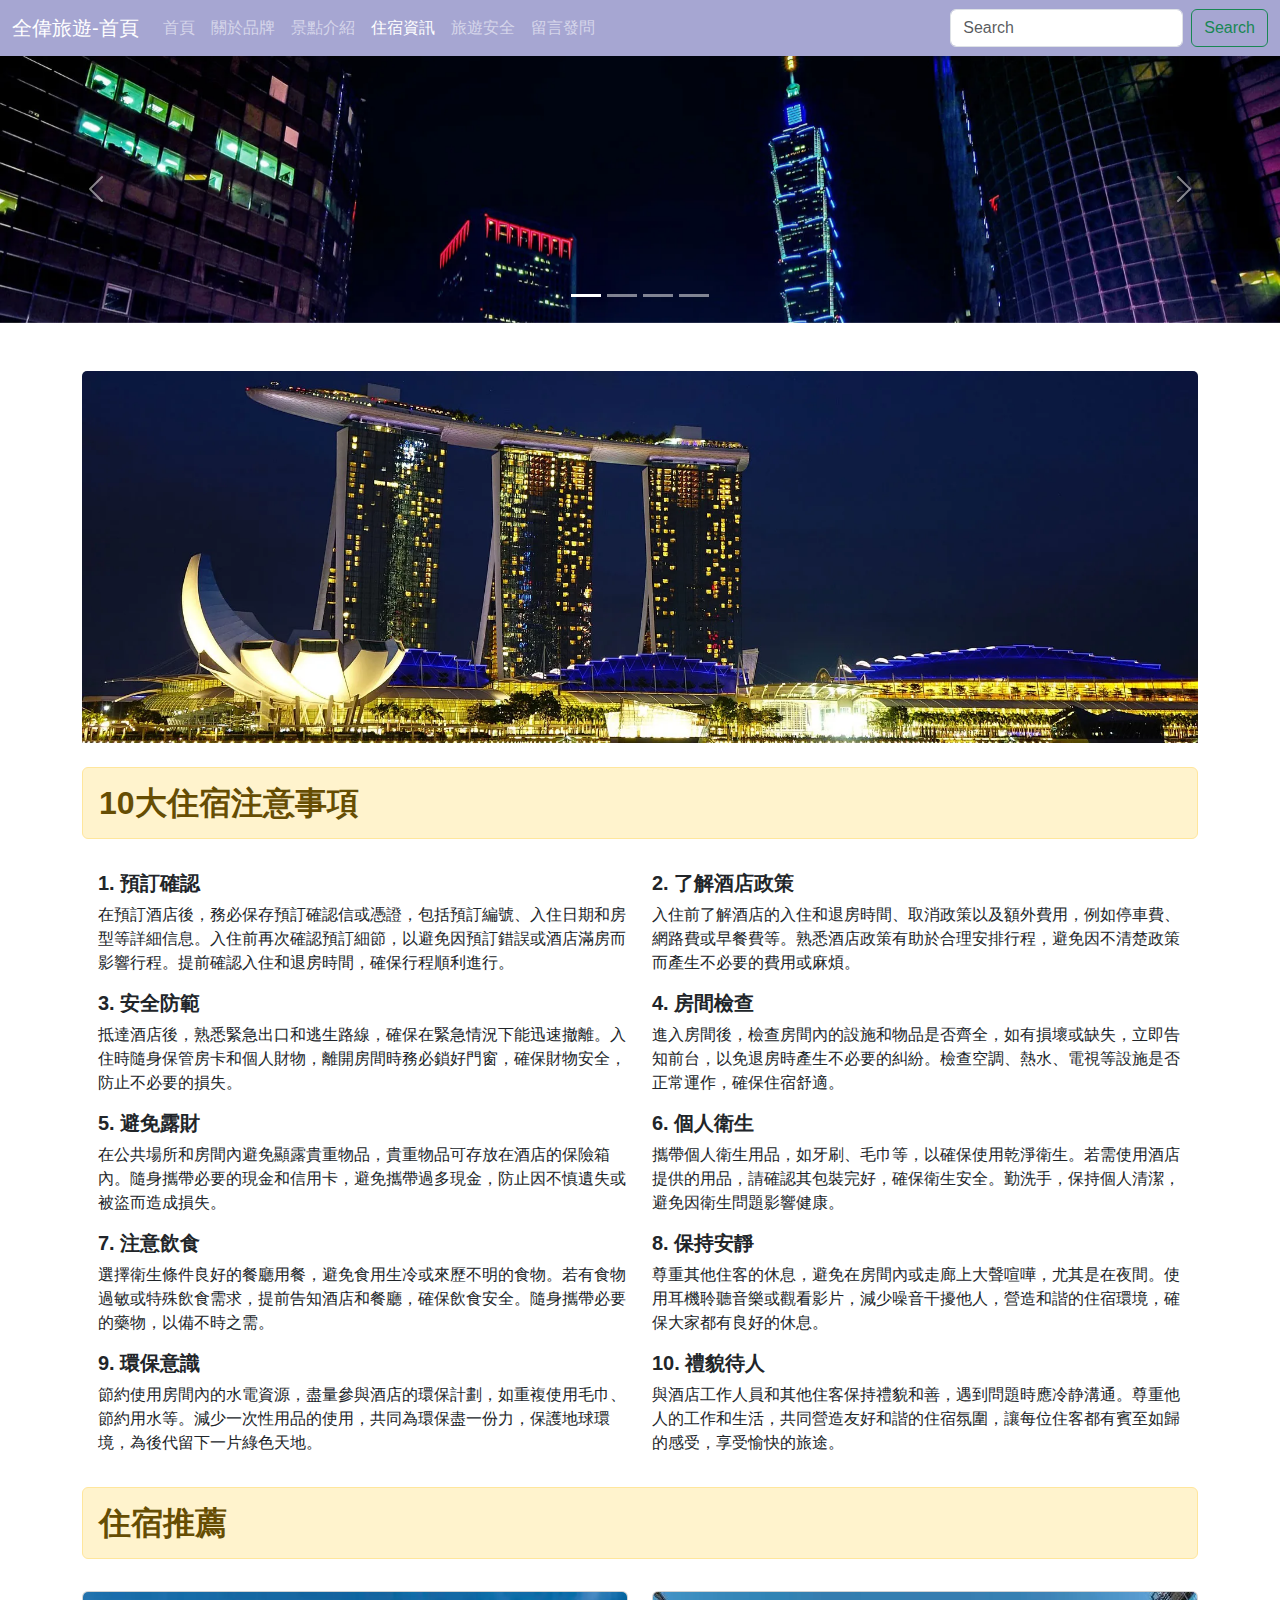
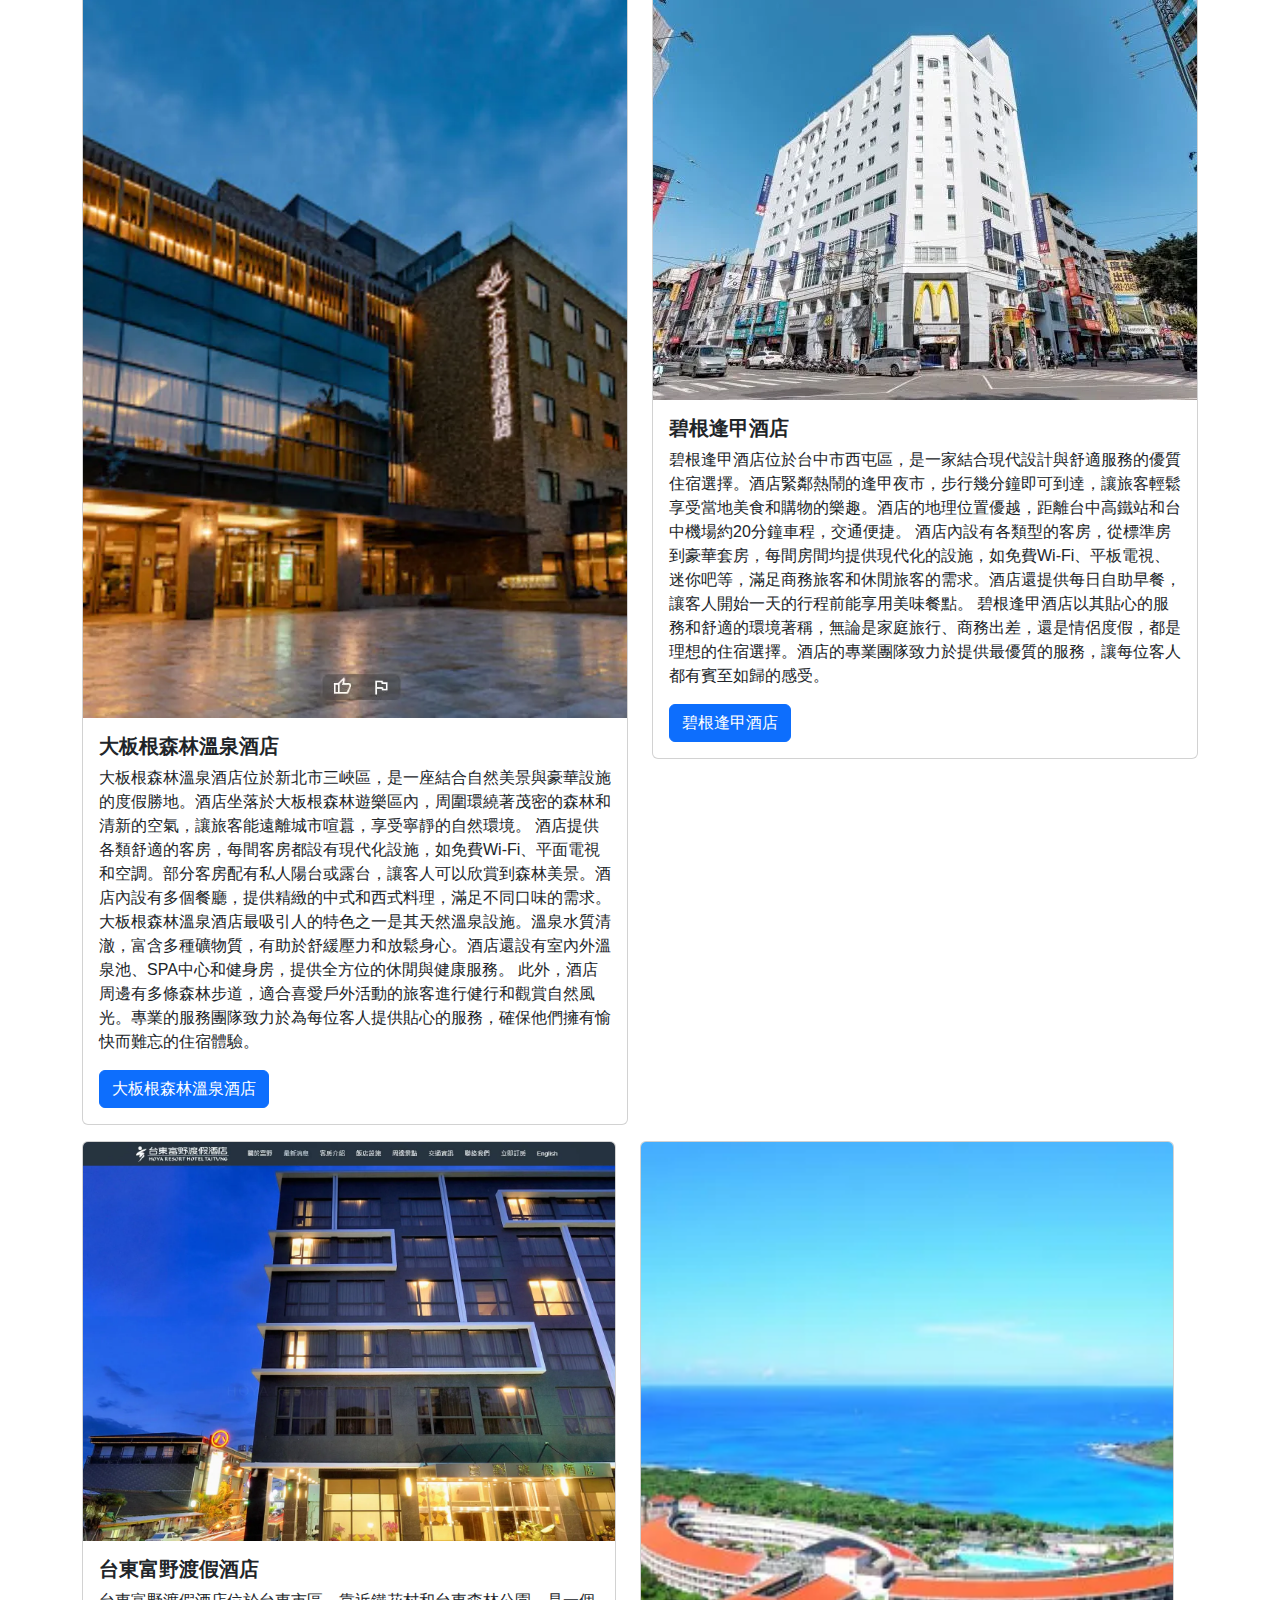
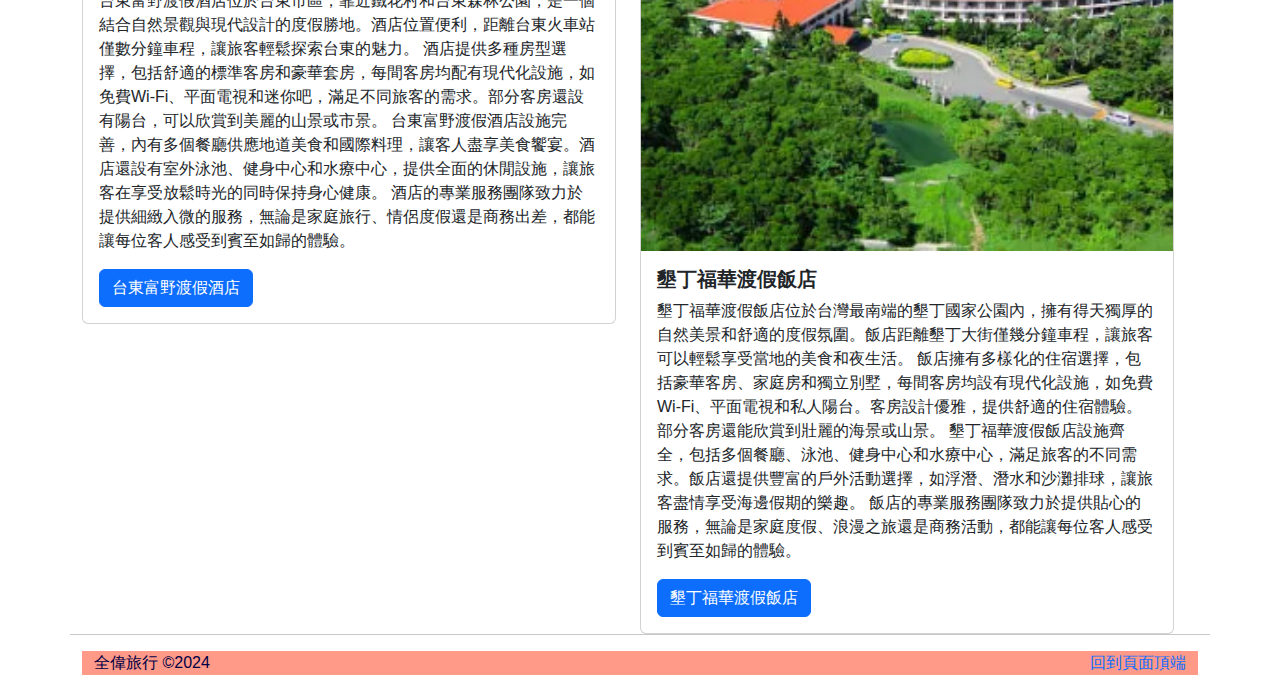
<file: hotel.html>
<!-- 宣告HTML5網頁文件 -->
<!DOCTYPE html>
<!-- 網頁所屬的地區語言 -->
<html lang="zh-Hant-TW">
<head>
  <meta charset="UTF-8">
  <meta name="viewport" content="width=device-width, initial-scale=1.0">
  <!-- 設定IE相容模式 -->
  <meta http-equiv="X-UA-Compatible" content="IE=edge">
  <!-- 網站作者/傭有者 -->
  <meta name="author" content="10大住宿注意事項 住宿推薦 大板根森林溫泉酒店 碧根逢甲酒店">
  <!-- 網頁描述,簡單介紹網頁內容 -->
  <meta name="description" content="穿越傳奇之地，迎接冒險的旅程。在我們的旅遊品牌下，探索未知的角落，發現令人驚嘆的美景和文化寶藏。">
  <!-- 網頁編輯器 -->
  <meta name="generator" content="Visualstudicode v1.76.1">
  <!-- 關鍵字,Google排除權重,其它搜尋引擎仍然使用 -->
  <meta name="keywords" content="網頁內容完成後再做">
  <!-- favicon我的最愛(書籤)圖標 -->
  <link rel="shortcut icon" href="favicon.ico">
  <link href="https://cdn.jsdelivr.net/npm/bootstrap@5.3.3/dist/css/bootstrap.min.css" rel="stylesheet" integrity="sha384-QWTKZyjpPEjISv5WaRU9OFeRpok6YctnYmDr5pNlyT2bRjXh0JMhjY6hW+ALEwIH" crossorigin="anonymous">
  <link rel="stylesheet" href="css/custom.css">
  <link rel="stylesheet" href="https://fonts.googleapis.com/icon?family=Material+Icons">
  <!-- Google tag (gtag.js) -->
<script async src="https://www.googletagmanager.com/gtag/js?id=G-7SRWX17Z6C"></script>
<script>
  window.dataLayer = window.dataLayer || [];
  function gtag(){dataLayer.push(arguments);}
  gtag('js', new Date());

  gtag('config', 'G-7SRWX17Z6C');
</script>
  <title>全偉旅遊-住宿資訊</title>
</head>
<!-- GA追蹤分析 -->
<body>
  <header>
    <nav class="navbar navbar-expand-lg bg-dark navbar-dark">
      <div class="container-fluid">
        <a class="navbar-brand" href="index.html">全偉旅遊-首頁</a>
        <button class="navbar-toggler" type="button" data-bs-toggle="collapse" data-bs-target="#navbarSupportedContent" aria-controls="navbarSupportedContent" aria-expanded="false" aria-label="Toggle navigation">
          <span class="navbar-toggler-icon"></span>
        </button>
        <div class="collapse navbar-collapse" id="navbarSupportedContent">
          <!-- 導覽按鈕 -->
          <ul class="navbar-nav me-auto mb-2 mb-lg-0">
            <li class="nav-item">
              <a class="nav-link" href="index.html">首頁</a>
            </li>
            <li class="nav-item">
              <a class="nav-link "  href="about.html">關於品牌</a>
            </li>
            <li class="nav-item">
              <a class="nav-link" href="viewpoint.html">景點介紹</a>
            </li>
            <li class="nav-item">
              <a class="nav-link active" aria-current="page"  href="hotel.html">住宿資訊</a>
            </li>
            <li class="nav-item">
              <a class="nav-link" href="safe.html">旅遊安全</a>
            </li>
            <li class="nav-item">
              <a class="nav-link" href="https://toolkit.url.com.tw/bbs/index.php?email=bbs@trial-155892.url.tw" target="_blank">留言發問</a>
            </li>
          </ul>
          <!-- 表單.PHP  -->
          <form class="d-flex" role="search">
            <input class="form-control me-2" type="search" placeholder="Search" aria-label="Search">
            <button class="btn btn-outline-success" type="submit">Search</button>
          </form>
        </div>
      </div>
    </nav>

  </header>
  <main>
    <div id="carouselExampleIndicators" class="carousel slide">
      <div class="carousel-indicators">
        <button type="button" data-bs-target="#carouselExampleIndicators" data-bs-slide-to="0" class="active" aria-current="true" aria-label="Slide 1"></button>
        <button type="button" data-bs-target="#carouselExampleIndicators" data-bs-slide-to="1" aria-label="Slide 2"></button>
        <button type="button" data-bs-target="#carouselExampleIndicators" data-bs-slide-to="2" aria-label="Slide 3"></button>
        <button type="button" data-bs-target="#carouselExampleIndicators" data-bs-slide-to="3" aria-label="Slide 4"></button>

      </div>
      <div class="carousel-inner">
        <div class="carousel-item active">
          <img src="images/index/101.webp" class="d-block w-100" alt="台北101" title="台北101" aria-label="台北101">
        </div>
        <div class="carousel-item">
          <img src="images/index/C-_Users_Admin_Desktop_旅遊0425_02s.webp" class="d-block w-100" alt="國父紀念館" title="國父紀念館" aria-label="國父紀念館">
        </div>
        <div class="carousel-item">
          <img src="images/index/03s.webp" class="d-block w-100" alt="關山日落" title="關山日落" aria-label="關山日落">
                </div>
        <div class="carousel-item">
                  <img src="images/index/big-buddha-656945_1920.webp" class="d-block w-100" alt="八卦山大佛" title="八卦山大佛" aria-label="八卦山大佛">
                        </div>
              </div>
      <button class="carousel-control-prev" type="button" data-bs-target="#carouselExampleIndicators" data-bs-slide="prev">
        <span class="carousel-control-prev-icon" aria-hidden="true"></span>
        <span class="visually-hidden">Previous</span>
      </button>
      <button class="carousel-control-next" type="button" data-bs-target="#carouselExampleIndicators" data-bs-slide="next">
        <span class="carousel-control-next-icon" aria-hidden="true"></span>
        <span class="visually-hidden">Next</span>
      </button>
    </div>
    <div class="container">
      <div class="row mt-5">
        <div class="card card-no-border">
          <img src="images/hotel/singapore-1990090_1920.webp" alt="住宿資訊" class="card-img-top" title="住宿資訊" aria-label="住宿資訊">
          <h2 class="alert alert-warning mt-4">10大住宿注意事項</h2>
          <div class="card-body">
            <div class="row">
              <div class="col-lg-6">
                <h5>1. 預訂確認</h5>
                <p>在預訂酒店後，務必保存預訂確認信或憑證，包括預訂編號、入住日期和房型等詳細信息。入住前再次確認預訂細節，以避免因預訂錯誤或酒店滿房而影響行程。提前確認入住和退房時間，確保行程順利進行。
                </p>
              </div>
              <div class="col-lg-6">
                <h5>2. 了解酒店政策</h5>
                <p>入住前了解酒店的入住和退房時間、取消政策以及額外費用，例如停車費、網路費或早餐費等。熟悉酒店政策有助於合理安排行程，避免因不清楚政策而產生不必要的費用或麻煩。
                </p>
              </div>
            </div>
            <div class="row">
              <div class="col-lg-6">
                <h5>3. 安全防範</h5>
                <p>抵達酒店後，熟悉緊急出口和逃生路線，確保在緊急情況下能迅速撤離。入住時隨身保管房卡和個人財物，離開房間時務必鎖好門窗，確保財物安全，防止不必要的損失。
                </p>
              </div>
              <div class="col-lg-6">
                <h5>4. 房間檢查</h5>
                <p>進入房間後，檢查房間內的設施和物品是否齊全，如有損壞或缺失，立即告知前台，以免退房時產生不必要的糾紛。檢查空調、熱水、電視等設施是否正常運作，確保住宿舒適。
                </p>
              </div>
            </div>
            <div class="row">
              <div class="col-lg-6">
                <h5>5. 避免露財</h5>
                <p>在公共場所和房間內避免顯露貴重物品，貴重物品可存放在酒店的保險箱內。隨身攜帶必要的現金和信用卡，避免攜帶過多現金，防止因不慎遺失或被盜而造成損失。
                </p>
              </div>
              <div class="col-lg-6">
                <h5>6. 個人衛生</h5>
                <p>攜帶個人衛生用品，如牙刷、毛巾等，以確保使用乾淨衛生。若需使用酒店提供的用品，請確認其包裝完好，確保衛生安全。勤洗手，保持個人清潔，避免因衛生問題影響健康。
                </p>
              </div>
            </div>
            <div class="row">
              <div class="col-lg-6">
                <h5>7. 注意飲食</h5>
                <p>選擇衛生條件良好的餐廳用餐，避免食用生冷或來歷不明的食物。若有食物過敏或特殊飲食需求，提前告知酒店和餐廳，確保飲食安全。隨身攜帶必要的藥物，以備不時之需。
                </p>
              </div>
              <div class="col-lg-6">
                <h5>8. 保持安靜</h5>
                <p>尊重其他住客的休息，避免在房間內或走廊上大聲喧嘩，尤其是在夜間。使用耳機聆聽音樂或觀看影片，減少噪音干擾他人，營造和諧的住宿環境，確保大家都有良好的休息。
                </p>
              </div>
            </div>
            <div class="row">
              <div class="col-lg-6">
                <h5>9. 環保意識</h5>
                <p>節約使用房間內的水電資源，盡量參與酒店的環保計劃，如重複使用毛巾、節約用水等。減少一次性用品的使用，共同為環保盡一份力，保護地球環境，為後代留下一片綠色天地。
                </p>
              </div>
              <div class="col-lg-6">
                <h5>10. 禮貌待人</h5>
                <p>與酒店工作人員和其他住客保持禮貌和善，遇到問題時應冷静溝通。尊重他人的工作和生活，共同營造友好和諧的住宿氛圍，讓每位住客都有賓至如歸的感受，享受愉快的旅途。

                </p>
              </div>
            </div>




            
          </div>
      </div>
      </div>
      <h2 class="alert alert-warning" role="alert">住宿推薦</h2>
      <div class="row">

        <div class="col-lg-6 mt-3">
          <div class="card">
            <img src="images/hotel/01.webp" class="card-img-top" alt="大板根森林溫泉酒店">
            <div class="card-body">
              <h5 class="card-title">大板根森林溫泉酒店</h5>
              <p class="card-text">大板根森林溫泉酒店位於新北市三峽區，是一座結合自然美景與豪華設施的度假勝地。酒店坐落於大板根森林遊樂區內，周圍環繞著茂密的森林和清新的空氣，讓旅客能遠離城市喧囂，享受寧靜的自然環境。
                酒店提供各類舒適的客房，每間客房都設有現代化設施，如免費Wi-Fi、平面電視和空調。部分客房配有私人陽台或露台，讓客人可以欣賞到森林美景。酒店內設有多個餐廳，提供精緻的中式和西式料理，滿足不同口味的需求。
                大板根森林溫泉酒店最吸引人的特色之一是其天然溫泉設施。溫泉水質清澈，富含多種礦物質，有助於舒緩壓力和放鬆身心。酒店還設有室內外溫泉池、SPA中心和健身房，提供全方位的休閒與健康服務。
                此外，酒店周邊有多條森林步道，適合喜愛戶外活動的旅客進行健行和觀賞自然風光。專業的服務團隊致力於為每位客人提供貼心的服務，確保他們擁有愉快而難忘的住宿體驗。</p>
              <p class="text-end"></p>
              <a href="https://www.thegreatroots.com/" class="btn btn-primary" role="button" data-bs-toggle="tooltip" data-bs-placement="top" data-bs-title="即將離開本網站">大板根森林溫泉酒店</a>
            </div>
          </div>
        </div>
        <div class="col-lg-6 mt-3">
          <div class="card">
            <img src="images/hotel/06.webp" class="card-img-top" alt="碧根逢甲酒店">
            <div class="card-body">
              <h5 class="card-title">碧根逢甲酒店</h5>
              <p class="card-text">碧根逢甲酒店位於台中市西屯區，是一家結合現代設計與舒適服務的優質住宿選擇。酒店緊鄰熱鬧的逢甲夜市，步行幾分鐘即可到達，讓旅客輕鬆享受當地美食和購物的樂趣。酒店的地理位置優越，距離台中高鐵站和台中機場約20分鐘車程，交通便捷。
                酒店內設有各類型的客房，從標準房到豪華套房，每間房間均提供現代化的設施，如免費Wi-Fi、平板電視、迷你吧等，滿足商務旅客和休閒旅客的需求。酒店還提供每日自助早餐，讓客人開始一天的行程前能享用美味餐點。
                碧根逢甲酒店以其貼心的服務和舒適的環境著稱，無論是家庭旅行、商務出差，還是情侶度假，都是理想的住宿選擇。酒店的專業團隊致力於提供最優質的服務，讓每位客人都有賓至如歸的感受。
                </p>
              <p class="text-end"></p>
              <a href="http://www.beacon-hotel.com.tw/" class="btn btn-primary" role="button" data-bs-toggle="tooltip" data-bs-placement="top" data-bs-title="即將離開本網站">碧根逢甲酒店</a>
            </div>
          </div>
        </div>

      <div class="row">
        <div class="col-lg-6 mt-3">
          <div class="card">
            <img src="images/hotel/05.webp" class="card-img-top" alt="台東富野渡假酒店">
            <div class="card-body">
              <h5 class="card-title">台東富野渡假酒店</h5>
              <p class="card-text">台東富野渡假酒店位於台東市區，靠近鐵花村和台東森林公園，是一個結合自然景觀與現代設計的度假勝地。酒店位置便利，距離台東火車站僅數分鐘車程，讓旅客輕鬆探索台東的魅力。
                酒店提供多種房型選擇，包括舒適的標準客房和豪華套房，每間客房均配有現代化設施，如免費Wi-Fi、平面電視和迷你吧，滿足不同旅客的需求。部分客房還設有陽台，可以欣賞到美麗的山景或市景。
                台東富野渡假酒店設施完善，內有多個餐廳供應地道美食和國際料理，讓客人盡享美食饗宴。酒店還設有室外泳池、健身中心和水療中心，提供全面的休閒設施，讓旅客在享受放鬆時光的同時保持身心健康。
                酒店的專業服務團隊致力於提供細緻入微的服務，無論是家庭旅行、情侶度假還是商務出差，都能讓每位客人感受到賓至如歸的體驗。                
                </p>
              <p class="text-end"></p>
              <a href="https://www.hoyaresort.com.tw/taitung/" class="btn btn-primary" role="button" data-bs-toggle="tooltip" data-bs-placement="top" data-bs-title="即將離開本網站">台東富野渡假酒店</a>
            </div>
          </div>
        </div>
        <div class="col-lg-6 mt-3">
          <div class="card">
            <img src="images/hotel/04.webp" class="card-img-top" alt="墾丁福華渡假飯店">
            <div class="card-body">
              <h5 class="card-title">墾丁福華渡假飯店</h5>
              <p class="card-text">墾丁福華渡假飯店位於台灣最南端的墾丁國家公園內，擁有得天獨厚的自然美景和舒適的度假氛圍。飯店距離墾丁大街僅幾分鐘車程，讓旅客可以輕鬆享受當地的美食和夜生活。
                飯店擁有多樣化的住宿選擇，包括豪華客房、家庭房和獨立別墅，每間客房均設有現代化設施，如免費Wi-Fi、平面電視和私人陽台。客房設計優雅，提供舒適的住宿體驗。部分客房還能欣賞到壯麗的海景或山景。
                墾丁福華渡假飯店設施齊全，包括多個餐廳、泳池、健身中心和水療中心，滿足旅客的不同需求。飯店還提供豐富的戶外活動選擇，如浮潛、潛水和沙灘排球，讓旅客盡情享受海邊假期的樂趣。
                飯店的專業服務團隊致力於提供貼心的服務，無論是家庭度假、浪漫之旅還是商務活動，都能讓每位客人感受到賓至如歸的體驗。
                
              <p class="text-end"></p>
              <a href="https://www.howard-hotels.com.tw/zh_TW/HotelVacation/121" class="btn btn-primary" role="button" data-bs-toggle="tooltip" data-bs-placement="top" data-bs-title="即將離開本網站">墾丁福華渡假飯店</a>
            </div>
          </div>
        </div>
      </div>
    <hr>
    </div>




    <footer class="container">
      <p class="float-end"><a href="#top">回到頁面頂端</a></p>
      <p>全偉旅行 &copy;2024</p>
    </footer>
  </main>
  
  


  <script src="https://cdn.jsdelivr.net/npm/bootstrap@5.3.3/dist/js/bootstrap.bundle.min.js" integrity="sha384-YvpcrYf0tY3lHB60NNkmXc5s9fDVZLESaAA55NDzOxhy9GkcIdslK1eN7N6jIeHz" crossorigin="anonymous"></script>
  <script>
    var tooltipTriggerList = [].slice.call(document.querySelectorAll('[data-bs-toggle="tooltip"]'))
    var tooltipList = tooltipTriggerList.map(function (tooltipTriggerEl) {
    return new bootstrap.Tooltip(tooltipTriggerEl)
    })
</script>
</body>
</html>
</file>
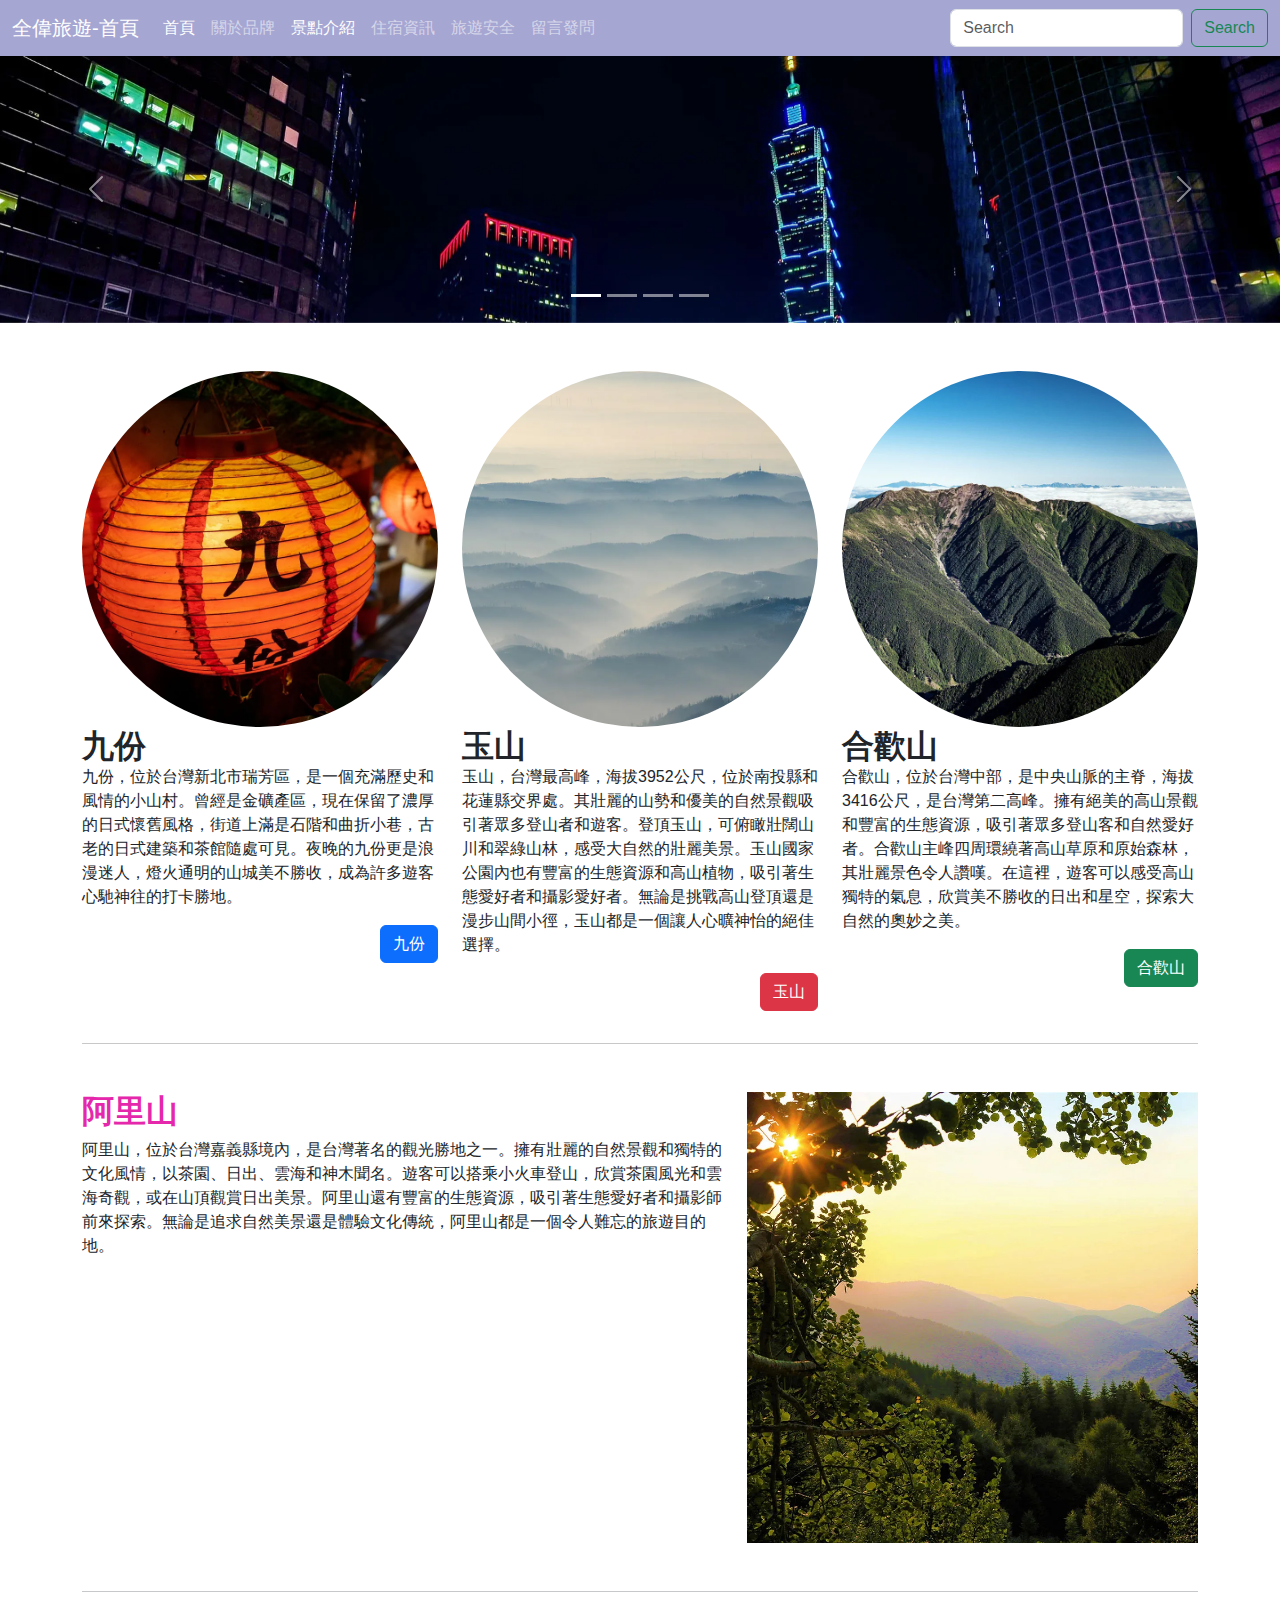
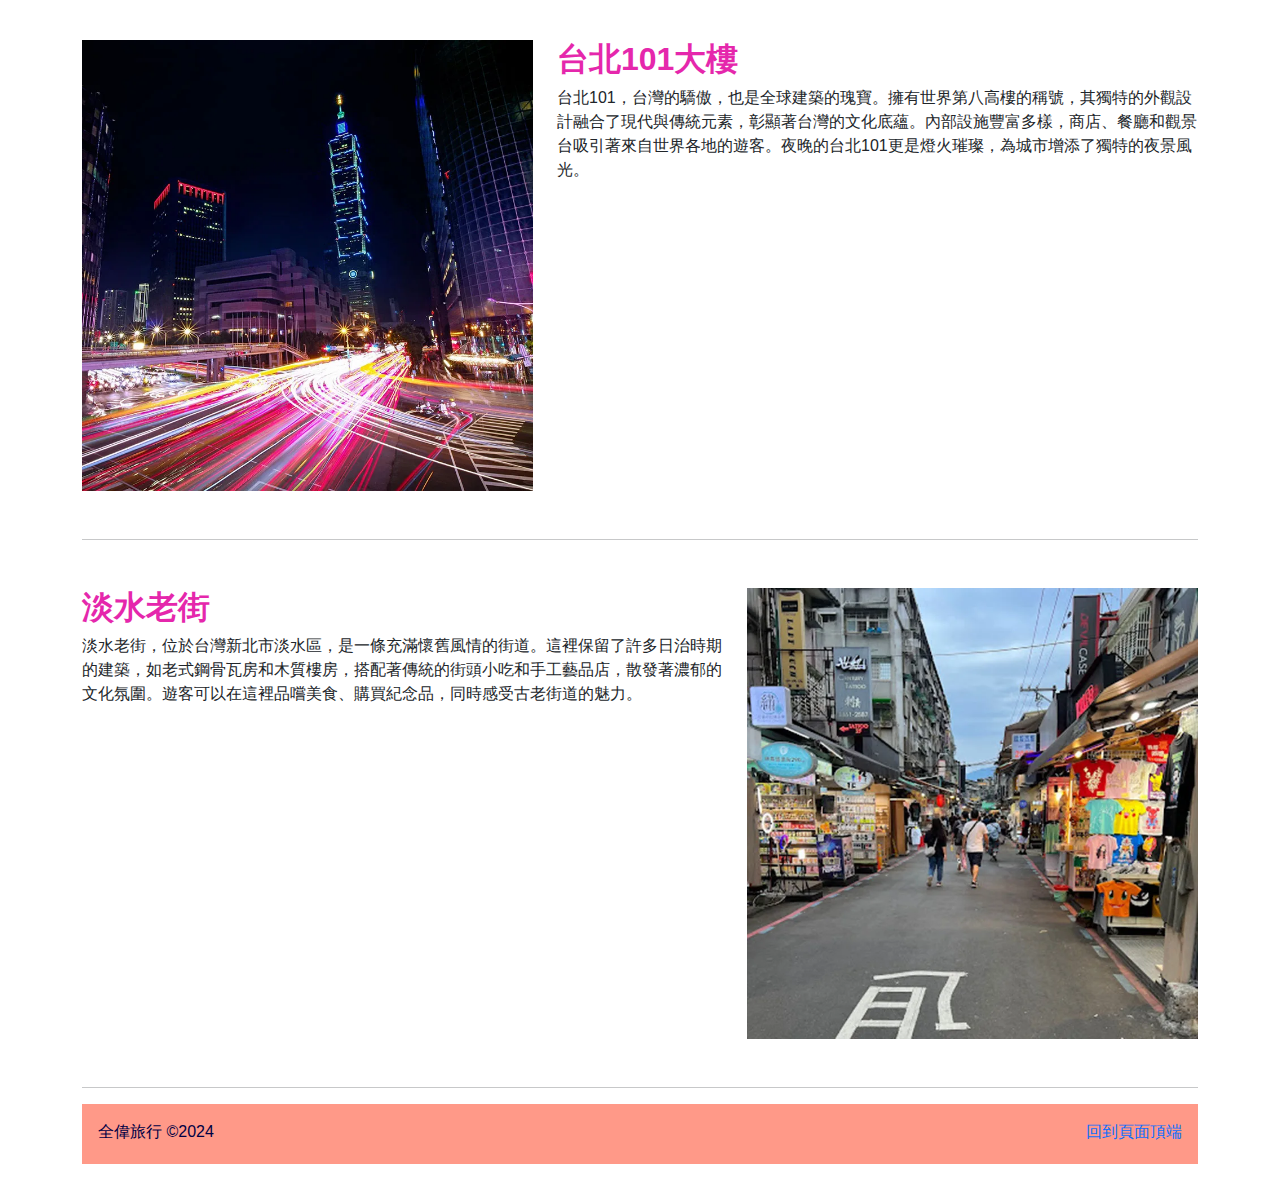
<file: index-accessibility.html>
<!-- 宣告HTML5網頁文件 -->
<!DOCTYPE html>
<!-- 網頁所屬的地區語言 -->
<html lang="zh-Hant-TW">
<head>
  <meta charset="UTF-8">
  <meta name="viewport" content="width=device-width, initial-scale=1.0">
  <!-- 設定IE相容模式 -->
  <meta http-equiv="X-UA-Compatible" content="IE=edge">
  <!-- 網站作者/傭有者 -->
  <meta name="author" content="全偉旅行HappyGo,網羅最齊全的旅遊資訊,輕鬆找到最滿意的旅遊行程,">
  <!-- 網頁描述,簡單介紹網頁內容 -->
  <meta name="description" content="全偉旅遊國內景景點整理, 網羅最齊全的旅遊資訊, 輕鬆找到最滿意的旅遊行程, 還能線上互動!">
  <!-- 網頁編輯器 -->
  <meta name="generator" content="Visualstudicode v1.76.1">
  <!-- 關鍵字,Google排除權重,其它搜尋引擎仍然使用 -->
  <meta name="keywords" content="全偉旅遊國內景景點整理, 網羅最齊全的旅遊資訊, 輕鬆找到最滿意的旅遊行程, 還能線上互動!">
  <!-- favicon我的最愛(書籤)圖標 -->
  <link rel="shortcut icon" href="favicon.ico">
  <link href="https://cdn.jsdelivr.net/npm/bootstrap@5.3.3/dist/css/bootstrap.min.css" rel="stylesheet" integrity="sha384-QWTKZyjpPEjISv5WaRU9OFeRpok6YctnYmDr5pNlyT2bRjXh0JMhjY6hW+ALEwIH" crossorigin="anonymous">
  <link rel="stylesheet" href="css/custom.css">
  <!-- Google tag (gtag.js) -->
<script async src="https://www.googletagmanager.com/gtag/js?id=G-7SRWX17Z6C"></script>
<script>
  window.dataLayer = window.dataLayer || [];
  function gtag(){dataLayer.push(arguments);}
  gtag('js', new Date());

  gtag('config', 'G-7SRWX17Z6C');
</script>
  <title>全偉旅遊-首頁</title>
</head>
<!-- GA追蹤分析 -->
<body>
  <header>
    <nav class="navbar navbar-expand-lg bg-dark navbar-dark">
      <div class="container-fluid">
        <a class="navbar-brand" href="index.html">全偉旅遊-首頁</a>
        <button class="navbar-toggler" type="button" data-bs-toggle="collapse" data-bs-target="#navbarSupportedContent" aria-controls="navbarSupportedContent" aria-expanded="false" aria-label="Toggle navigation">
          <span class="navbar-toggler-icon"></span>
        </button>
        <div class="collapse navbar-collapse" id="navbarSupportedContent">
          <!-- 導覽按鈕 -->
          <ul class="navbar-nav me-auto mb-2 mb-lg-0">
            <li class="nav-item">
              <a class="nav-link active" aria-current="page" href="index.html">首頁</a>
            </li>
            <li class="nav-item">
              <a class="nav-link" href="about.html">關於品牌</a>
            </li>
            <li class="nav-item">
              <a class="nav-link active" aria-current="page" href="viewpoint.html">景點介紹</a>
            </li>
            <li class="nav-item">
              <a class="nav-link" href="hotel.html">住宿資訊</a>
            </li>
            <li class="nav-item">
              <a class="nav-link" href="safe.html">旅遊安全</a>
            </li>
            <li class="nav-item">
              <a class="nav-link" href="https://toolkit.url.com.tw/bbs/index.php?email=bbs@trial-155892.url.tw" target="_blank">留言發問</a>
            </li>
          </ul>
          <!-- 表單.PHP  -->
          <form class="d-flex" role="search">
            <input class="form-control me-2" type="search" placeholder="Search" aria-label="Search">
            <button class="btn btn-outline-success" type="submit">Search</button>
          </form>
        </div>
      </div>
    </nav>

  </header>
  <main>
    <div id="carouselExampleIndicators" class="carousel slide">
      <div class="carousel-indicators">
        <button type="button" data-bs-target="#carouselExampleIndicators" data-bs-slide-to="0" class="active" aria-current="true" aria-label="Slide 1"></button>
        <button type="button" data-bs-target="#carouselExampleIndicators" data-bs-slide-to="1" aria-label="Slide 2"></button>
        <button type="button" data-bs-target="#carouselExampleIndicators" data-bs-slide-to="2" aria-label="Slide 3"></button>
        <button type="button" data-bs-target="#carouselExampleIndicators" data-bs-slide-to="3" aria-label="Slide 4"></button>

      </div>
      <div class="carousel-inner">
        <div class="carousel-item active">
          <img src="images/index/101.webp" class="d-block w-100" alt="台北101" title="台北101" aria-label="台北101">
        </div>
        <div class="carousel-item">
          <img src="images/index/C-_Users_Admin_Desktop_旅遊0425_02s.webp" class="d-block w-100" alt="國父紀念館" title="國父紀念館" aria-label="國父紀念館">
        </div>
        <div class="carousel-item">
          <img src="images/index/03s.webp" class="d-block w-100" alt="關山日落" title="關山日落" aria-label="關山日落">
                </div>
                <div class="carousel-item">
                  <img src="images/index/big-buddha-656945_1920.webp" class="d-block w-100" alt="八卦山大佛" title="八卦山大佛" aria-label="八卦山大佛">
                        </div>
              </div>
      <button class="carousel-control-prev" type="button" data-bs-target="#carouselExampleIndicators" data-bs-slide="prev">
        <span class="carousel-control-prev-icon" aria-hidden="true"></span>
        <span class="visually-hidden">Previous</span>
      </button>
      <button class="carousel-control-next" type="button" data-bs-target="#carouselExampleIndicators" data-bs-slide="next">
        <span class="carousel-control-next-icon" aria-hidden="true"></span>
        <span class="visually-hidden">Next</span>
      </button>
    </div>
    <div class="container">
      <div class="row">
        <div class="col-lg-4 order-md-0 mt-5 ">
          <img src="images/index/九份.webp" class="rounded-circle w-100" alt="九份" title="九份" aria-invalid="九份">
          <div class="card-body">
            <h2 class="card-title">九份</h2>
            <p class="card-text">九份，位於台灣新北市瑞芳區，是一個充滿歷史和風情的小山村。曾經是金礦產區，現在保留了濃厚的日式懷舊風格，街道上滿是石階和曲折小巷，古老的日式建築和茶館隨處可見。夜晚的九份更是浪漫迷人，燈火通明的山城美不勝收，成為許多遊客心馳神往的打卡勝地。</p>
            <p class="text-end"><a href="https://www.taipei-101.com.tw/tw/" target="_blank" class="btn btn-primary">九份</a></p>
          </div>
        </div>
        <div class="col-lg-4 order-md-2 mt-5">
          <img src="images/index/合歡山.webp" class="rounded-circle w-100" alt="合歡山" title="合歡山" aria-invalid="合歡山">
          <div class="card-body">
            <h2 class="card-title">合歡山</h2>
            <p class="card-text">合歡山，位於台灣中部，是中央山脈的主脊，海拔3416公尺，是台灣第二高峰。擁有絕美的高山景觀和豐富的生態資源，吸引著眾多登山客和自然愛好者。合歡山主峰四周環繞著高山草原和原始森林，其壯麗景色令人讚嘆。在這裡，遊客可以感受高山獨特的氣息，欣賞美不勝收的日出和星空，探索大自然的奧妙之美。</p>
            <p class="text-end"><a href="https://www.taipei-101.com.tw/tw/" target="_blank" class="btn btn-success">合歡山</a></p>
           </div>
        </div>
        <div class="col-lg-4 order-md-1 mt-5">
          <img src="images/index/玉山.webp" class="rounded-circle w-100" alt="玉山" title="玉山" aria-invalid="玉山">
          <div class="card-body">
            <h2 class="card-title">玉山</h2>
            <p class="card-text">玉山，台灣最高峰，海拔3952公尺，位於南投縣和花蓮縣交界處。其壯麗的山勢和優美的自然景觀吸引著眾多登山者和遊客。登頂玉山，可俯瞰壯闊山川和翠綠山林，感受大自然的壯麗美景。玉山國家公園內也有豐富的生態資源和高山植物，吸引著生態愛好者和攝影愛好者。無論是挑戰高山登頂還是漫步山間小徑，玉山都是一個讓人心曠神怡的絕佳選擇。
            </p>
            <p class="text-end"><a href="https://www.taipei-101.com.tw/tw/" target="_blank" class="btn btn-danger">玉山</a></p>

        </div>
      </div>
    </div>
    <hr>
    <div class="row my-5">
      <div class="col-md-7">
        <h2>阿里山</h2>
        <p>阿里山，位於台灣嘉義縣境內，是台灣著名的觀光勝地之一。擁有壯麗的自然景觀和獨特的文化風情，以茶園、日出、雲海和神木聞名。遊客可以搭乘小火車登山，欣賞茶園風光和雲海奇觀，或在山頂觀賞日出美景。阿里山還有豐富的生態資源，吸引著生態愛好者和攝影師前來探索。無論是追求自然美景還是體驗文化傳統，阿里山都是一個令人難忘的旅遊目的地。
        </p>
      </div>
      <div class="col-md-5">
        <img src="images/index/阿里山.webp" alt="阿里山" class="img-fluid mx-auto" aria-label="阿里山">
      </div>
    </div>
    <hr>
    <div class="row my-5">
      <div class="col-md-7 order-md-1">
        <h2>台北101大樓</h2>
        <p>台北101，台灣的驕傲，也是全球建築的瑰寶。擁有世界第八高樓的稱號，其獨特的外觀設計融合了現代與傳統元素，彰顯著台灣的文化底蘊。內部設施豐富多樣，商店、餐廳和觀景台吸引著來自世界各地的遊客。夜晚的台北101更是燈火璀璨，為城市增添了獨特的夜景風光。
        </p>
      </div>
      <div class="col-md-5 order-md-0">
        <img src="images/index/taipei-101-2844052_1920.webp" alt="台北101大樓" class="img-fluid mx-auto" aria-label="台北101大樓">
      </div>
    </div>
    <hr>
    <div class="row my-5">
      <div class="col-md-7">

        <h2>淡水老街</h2>
        <p>淡水老街，位於台灣新北市淡水區，是一條充滿懷舊風情的街道。這裡保留了許多日治時期的建築，如老式鋼骨瓦房和木質樓房，搭配著傳統的街頭小吃和手工藝品店，散發著濃郁的文化氛圍。遊客可以在這裡品嚐美食、購買紀念品，同時感受古老街道的魅力。

        </p>
      </div>
      <div class="col-md-5">
        <img src="images/index/淡水.webp" alt="淡水老街" class="img-fluid mx-auto" aria-label="淡水老街">
      </div>
    </div>
    <hr>

    <footer class="container footer-bg-text px-3 pt-3 pb-1 mb-3">
      <p class="float-end"><a href="#top">回到頁面頂端</a></p>
      <p>全偉旅行 &copy;2024</p>
    </footer>
  </main>
  
  


  <script src="https://cdn.jsdelivr.net/npm/bootstrap@5.3.3/dist/js/bootstrap.bundle.min.js" integrity="sha384-YvpcrYf0tY3lHB60NNkmXc5s9fDVZLESaAA55NDzOxhy9GkcIdslK1eN7N6jIeHz" crossorigin="anonymous"></script>
</body>
</html>
</file>
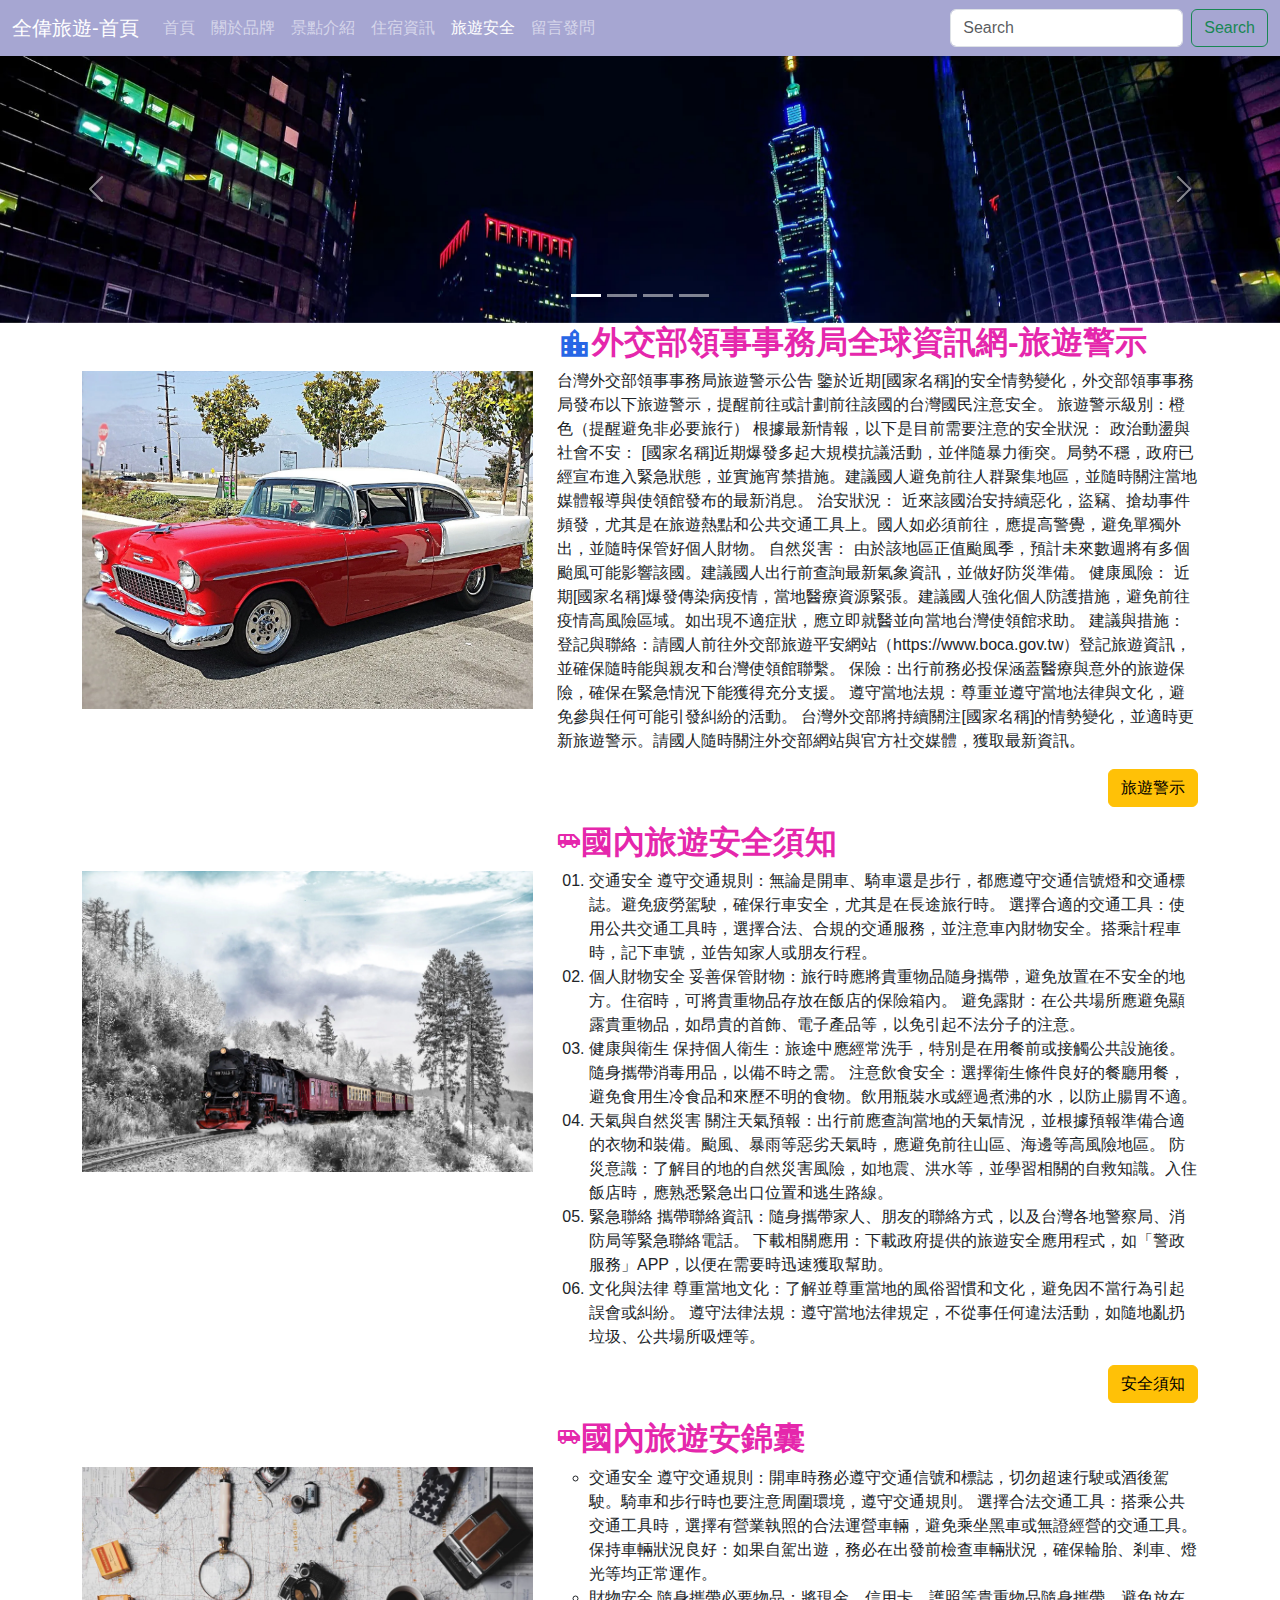
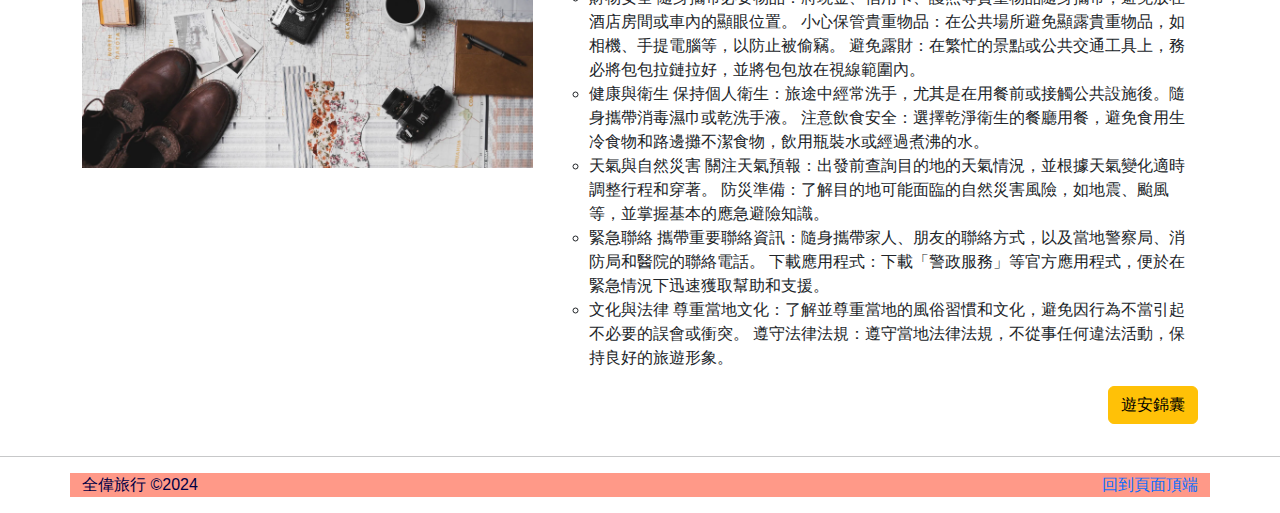
<file: safe.html>
<!-- 宣告HTML5網頁文件 -->
<!DOCTYPE html>
<!-- 網頁所屬的地區語言 -->
<html lang="zh-Hant-TW">
<head>
  <meta charset="UTF-8">
  <meta name="viewport" content="width=device-width, initial-scale=1.0">
  <!-- 設定IE相容模式 -->
  <meta http-equiv="X-UA-Compatible" content="IE=edge">
  <!-- 網站作者/傭有者 -->
  <meta name="author" content="台灣外交部領事事務局旅遊警示公告 國內旅遊安全須知 國內旅遊安錦囊">
  <!-- 網頁描述,簡單介紹網頁內容 -->
  <meta name="description" content="穿越傳奇之地，迎接冒險的旅程。在我們的旅遊品牌下，探索未知的角落，發現令人驚嘆的美景和文化寶藏。">
  <!-- 網頁編輯器 -->
  <meta name="generator" content="Visualstudicode v1.76.1">
  <!-- 關鍵字,Google排除權重,其它搜尋引擎仍然使用 -->
  <meta name="keywords" content="台灣外交部領事事務局旅遊警示公告 國內旅遊安全須知 國內旅遊安錦囊">
  <!-- favicon我的最愛(書籤)圖標 -->
  <link rel="shortcut icon" href="favicon.ico"> 
  <link href="https://cdn.jsdelivr.net/npm/bootstrap@5.3.3/dist/css/bootstrap.min.css" rel="stylesheet" integrity="sha384-QWTKZyjpPEjISv5WaRU9OFeRpok6YctnYmDr5pNlyT2bRjXh0JMhjY6hW+ALEwIH" crossorigin="anonymous">
  <link rel="stylesheet" href="css/custom.css">
  <link rel="stylesheet" href="https://fonts.googleapis.com/icon?family=Material+Icons">
  <!-- Google tag (gtag.js) -->
<script async src="https://www.googletagmanager.com/gtag/js?id=G-7SRWX17Z6C"></script>
<script>
  window.dataLayer = window.dataLayer || [];
  function gtag(){dataLayer.push(arguments);}
  gtag('js', new Date());

  gtag('config', 'G-7SRWX17Z6C');
</script>
  <title>全偉旅遊-旅遊安全</title>
</head>
<!-- GA追蹤分析 -->
<body>
  <header>
    <nav class="navbar navbar-expand-lg bg-dark navbar-dark">
      <div class="container-fluid">
        <a class="navbar-brand" href="index.html">全偉旅遊-首頁</a>
        <button class="navbar-toggler" type="button" data-bs-toggle="collapse" data-bs-target="#navbarSupportedContent" aria-controls="navbarSupportedContent" aria-expanded="false" aria-label="Toggle navigation">
          <span class="navbar-toggler-icon"></span>
        </button>
        <div class="collapse navbar-collapse" id="navbarSupportedContent">
          <!-- 導覽按鈕 -->
          <ul class="navbar-nav me-auto mb-2 mb-lg-0">
            <li class="nav-item">
              <a class="nav-link" href="index.html">首頁</a>
            </li>
            <li class="nav-item">
              <a class="nav-link "  href="about.html">關於品牌</a>
            </li>
            <li class="nav-item">
              <a class="nav-link" href="viewpoint.html">景點介紹</a>
            </li>
            <li class="nav-item">
              <a class="nav-link" href="hotel.html">住宿資訊</a>
            </li>
            <li class="nav-item">
              <a class="nav-link active" aria-current="page" href="safe.html">旅遊安全</a>
            </li>
            <li class="nav-item">
              <a class="nav-link" href="https://toolkit.url.com.tw/bbs/index.php?email=bbs@trial-155892.url.tw" target="_blank">留言發問</a>
            </li>
          </ul>
          <!-- 表單.PHP  -->
          <form class="d-flex" role="search">
            <input class="form-control me-2" type="search" placeholder="Search" aria-label="Search">
            <button class="btn btn-outline-success" type="submit">Search</button>
          </form>
        </div>
      </div>
    </nav>

  </header>
  <main>
    <div id="carouselExampleIndicators" class="carousel slide">
      <div class="carousel-indicators">
        <button type="button" data-bs-target="#carouselExampleIndicators" data-bs-slide-to="0" class="active" aria-current="true" aria-label="Slide 1"></button>
        <button type="button" data-bs-target="#carouselExampleIndicators" data-bs-slide-to="1" aria-label="Slide 2"></button>
        <button type="button" data-bs-target="#carouselExampleIndicators" data-bs-slide-to="2" aria-label="Slide 3"></button>
        <button type="button" data-bs-target="#carouselExampleIndicators" data-bs-slide-to="3" aria-label="Slide 4"></button>

      </div>
      <div class="carousel-inner">
        <div class="carousel-item active">
          <img src="images/index/101.webp" class="d-block w-100" alt="台北101" title="台北101" aria-label="台北101">
        </div>
        <div class="carousel-item">
          <img src="images/index/C-_Users_Admin_Desktop_旅遊0425_02s.webp" class="d-block w-100" alt="國父紀念館" title="國父紀念館" aria-label="國父紀念館">
        </div>
        <div class="carousel-item">
          <img src="images/index/03s.webp" class="d-block w-100" alt="關山日落" title="關山日落" aria-label="關山日落">
                </div>
        <div class="carousel-item">
                  <img src="images/index/big-buddha-656945_1920.webp" class="d-block w-100" alt="八卦山大佛" title="八卦山大佛" aria-label="八卦山大佛">
                        </div>
              </div>
      <button class="carousel-control-prev" type="button" data-bs-target="#carouselExampleIndicators" data-bs-slide="prev">
        <span class="carousel-control-prev-icon" aria-hidden="true"></span>
        <span class="visually-hidden">Previous</span>
      </button>
      <button class="carousel-control-next" type="button" data-bs-target="#carouselExampleIndicators" data-bs-slide="next">
        <span class="carousel-control-next-icon" aria-hidden="true"></span>
        <span class="visually-hidden">Next</span>
      </button>
    </div>
    <div class="container">
      <div class="row">
        <div class="col-md-5 order-md-0 mt-5">
          <img src="images/safe/retro-660577_1920.webp" alt="旅遊警示" class="card-img-top" title="景點介紹" aria-label="旅遊警示">

          <p class="text-end">
            <a href="https://tour.taitung.gov.tw/zh-tw/attraction/details/372" ></a></p>
    
        </div>
        <div class="col-md-7">
          <h2><i class="material-icons iconsTitle">location_city</i>外交部領事事務局全球資訊網-旅遊警示</h2>
          <p>台灣外交部領事事務局旅遊警示公告

            鑒於近期[國家名稱]的安全情勢變化，外交部領事事務局發布以下旅遊警示，提醒前往或計劃前往該國的台灣國民注意安全。
            旅遊警示級別：橙色（提醒避免非必要旅行）
            根據最新情報，以下是目前需要注意的安全狀況：
            政治動盪與社會不安：
            [國家名稱]近期爆發多起大規模抗議活動，並伴隨暴力衝突。局勢不穩，政府已經宣布進入緊急狀態，並實施宵禁措施。建議國人避免前往人群聚集地區，並隨時關注當地媒體報導與使領館發布的最新消息。
            治安狀況：
            近來該國治安持續惡化，盜竊、搶劫事件頻發，尤其是在旅遊熱點和公共交通工具上。國人如必須前往，應提高警覺，避免單獨外出，並隨時保管好個人財物。
            自然災害：
            由於該地區正值颱風季，預計未來數週將有多個颱風可能影響該國。建議國人出行前查詢最新氣象資訊，並做好防災準備。
            健康風險：
            近期[國家名稱]爆發傳染病疫情，當地醫療資源緊張。建議國人強化個人防護措施，避免前往疫情高風險區域。如出現不適症狀，應立即就醫並向當地台灣使領館求助。
            建議與措施：
            登記與聯絡：請國人前往外交部旅遊平安網站（https://www.boca.gov.tw）登記旅遊資訊，並確保隨時能與親友和台灣使領館聯繫。
            保險：出行前務必投保涵蓋醫療與意外的旅遊保險，確保在緊急情況下能獲得充分支援。
            遵守當地法規：尊重並遵守當地法律與文化，避免參與任何可能引發糾紛的活動。
            台灣外交部將持續關注[國家名稱]的情勢變化，並適時更新旅遊警示。請國人隨時關注外交部網站與官方社交媒體，獲取最新資訊。

          </p>
          <p class="text-end">
            <a href="https://tour.taitung.gov.tw/zh-tw/attraction/details/372" class="btn btn-warning" target="_blank" role="button">旅遊警示</a></p>
    
          <p></p>
        </div>
      </div>
      <div class="row">
        <div class="col-md-5 order-md-0 mt-5">
          <img src="images/safe/train-3758523_1920.webp" alt="旅遊安全" class="card-img-top" title="旅遊警示" aria-label="旅遊安全">

          <p class="text-end">
            <a href="https://tour.taitung.gov.tw/zh-tw/attraction/details/372" ></a></p>
    
        </div>
        <div class="col-md-7">
          <h2><i class="material-icons consTitle">airport_shuttle</i>國內旅遊安全須知</h2>
          <ol class="list-no">
            <li>交通安全
              遵守交通規則：無論是開車、騎車還是步行，都應遵守交通信號燈和交通標誌。避免疲勞駕駛，確保行車安全，尤其是在長途旅行時。
              選擇合適的交通工具：使用公共交通工具時，選擇合法、合規的交通服務，並注意車內財物安全。搭乘計程車時，記下車號，並告知家人或朋友行程。
              </li>
            <li> 個人財物安全
              妥善保管財物：旅行時應將貴重物品隨身攜帶，避免放置在不安全的地方。住宿時，可將貴重物品存放在飯店的保險箱內。
              避免露財：在公共場所應避免顯露貴重物品，如昂貴的首飾、電子產品等，以免引起不法分子的注意。
              </li>
            <li> 健康與衛生
              保持個人衛生：旅途中應經常洗手，特別是在用餐前或接觸公共設施後。隨身攜帶消毒用品，以備不時之需。
              注意飲食安全：選擇衛生條件良好的餐廳用餐，避免食用生冷食品和來歷不明的食物。飲用瓶裝水或經過煮沸的水，以防止腸胃不適。
              </li>
            <li> 天氣與自然災害
              關注天氣預報：出行前應查詢當地的天氣情況，並根據預報準備合適的衣物和裝備。颱風、暴雨等惡劣天氣時，應避免前往山區、海邊等高風險地區。
              防災意識：了解目的地的自然災害風險，如地震、洪水等，並學習相關的自救知識。入住飯店時，應熟悉緊急出口位置和逃生路線。
              </li>
            <li>緊急聯絡
              攜帶聯絡資訊：隨身攜帶家人、朋友的聯絡方式，以及台灣各地警察局、消防局等緊急聯絡電話。
              下載相關應用：下載政府提供的旅遊安全應用程式，如「警政服務」APP，以便在需要時迅速獲取幫助。
              </li>
            <li> 文化與法律
              尊重當地文化：了解並尊重當地的風俗習慣和文化，避免因不當行為引起誤會或糾紛。
              遵守法律法規：遵守當地法律規定，不從事任何違法活動，如隨地亂扔垃圾、公共場所吸煙等。
              </li>
          </ol>
          <p class="text-end">
            <a href="" class="btn btn-warning" target="_blank" role="button">安全須知</a></p>
    
          <p></p>
        </div>
      </div>
      <div class="row">
        <div class="col-md-5 order-md-0 mt-5">
          <img src="images/safe/map-2562138_1920.webp" alt="遊安錦囊" class="card-img-top" title="旅遊警示" aria-label="遊安錦囊">

          <p class="text-end">
            <a href="https://tour.taitung.gov.tw/zh-tw/attraction/details/372" ></a></p>
    
        </div>
        <div class="col-md-7">
          <h2><i class="material-icons consTitle">airport_shuttle</i>國內旅遊安錦囊</h2>
          <ul class="list-sybol">
            <li>交通安全
              遵守交通規則：開車時務必遵守交通信號和標誌，切勿超速行駛或酒後駕駛。騎車和步行時也要注意周圍環境，遵守交通規則。
              選擇合法交通工具：搭乘公共交通工具時，選擇有營業執照的合法運營車輛，避免乘坐黑車或無證經營的交通工具。
              保持車輛狀況良好：如果自駕出遊，務必在出發前檢查車輛狀況，確保輪胎、剎車、燈光等均正常運作。
              </li>
            <li> 財物安全
              隨身攜帶必要物品：將現金、信用卡、護照等貴重物品隨身攜帶，避免放在酒店房間或車內的顯眼位置。
              小心保管貴重物品：在公共場所避免顯露貴重物品，如相機、手提電腦等，以防止被偷竊。
              避免露財：在繁忙的景點或公共交通工具上，務必將包包拉鏈拉好，並將包包放在視線範圍內。
              </li>
            <li> 健康與衛生
              保持個人衛生：旅途中經常洗手，尤其是在用餐前或接觸公共設施後。隨身攜帶消毒濕巾或乾洗手液。
              注意飲食安全：選擇乾淨衛生的餐廳用餐，避免食用生冷食物和路邊攤不潔食物，飲用瓶裝水或經過煮沸的水。
              </li>
            <li> 天氣與自然災害
              關注天氣預報：出發前查詢目的地的天氣情況，並根據天氣變化適時調整行程和穿著。
              防災準備：了解目的地可能面臨的自然災害風險，如地震、颱風等，並掌握基本的應急避險知識。
              </li>
            <li>緊急聯絡
              攜帶重要聯絡資訊：隨身攜帶家人、朋友的聯絡方式，以及當地警察局、消防局和醫院的聯絡電話。
              下載應用程式：下載「警政服務」等官方應用程式，便於在緊急情況下迅速獲取幫助和支援。
              </li>
            <li> 文化與法律
              尊重當地文化：了解並尊重當地的風俗習慣和文化，避免因行為不當引起不必要的誤會或衝突。
              遵守法律法規：遵守當地法律法規，不從事任何違法活動，保持良好的旅遊形象。
              </li>
          </ul>
          <p class="text-end">
            <a href="" class="btn btn-warning" target="_blank" role="button">遊安錦囊</a></p>
    
          <p></p>
        </div>
      </div>


      </div>
<hr>
</div>




    <footer class="container">
      <p class="float-end"><a href="#top">回到頁面頂端</a></p>
      <p>全偉旅行 &copy;2024</p>
    </footer>
  </main>
  
  


  <script src="https://cdn.jsdelivr.net/npm/bootstrap@5.3.3/dist/js/bootstrap.bundle.min.js" integrity="sha384-YvpcrYf0tY3lHB60NNkmXc5s9fDVZLESaAA55NDzOxhy9GkcIdslK1eN7N6jIeHz" crossorigin="anonymous"></script>
</body>
</html>
</file>
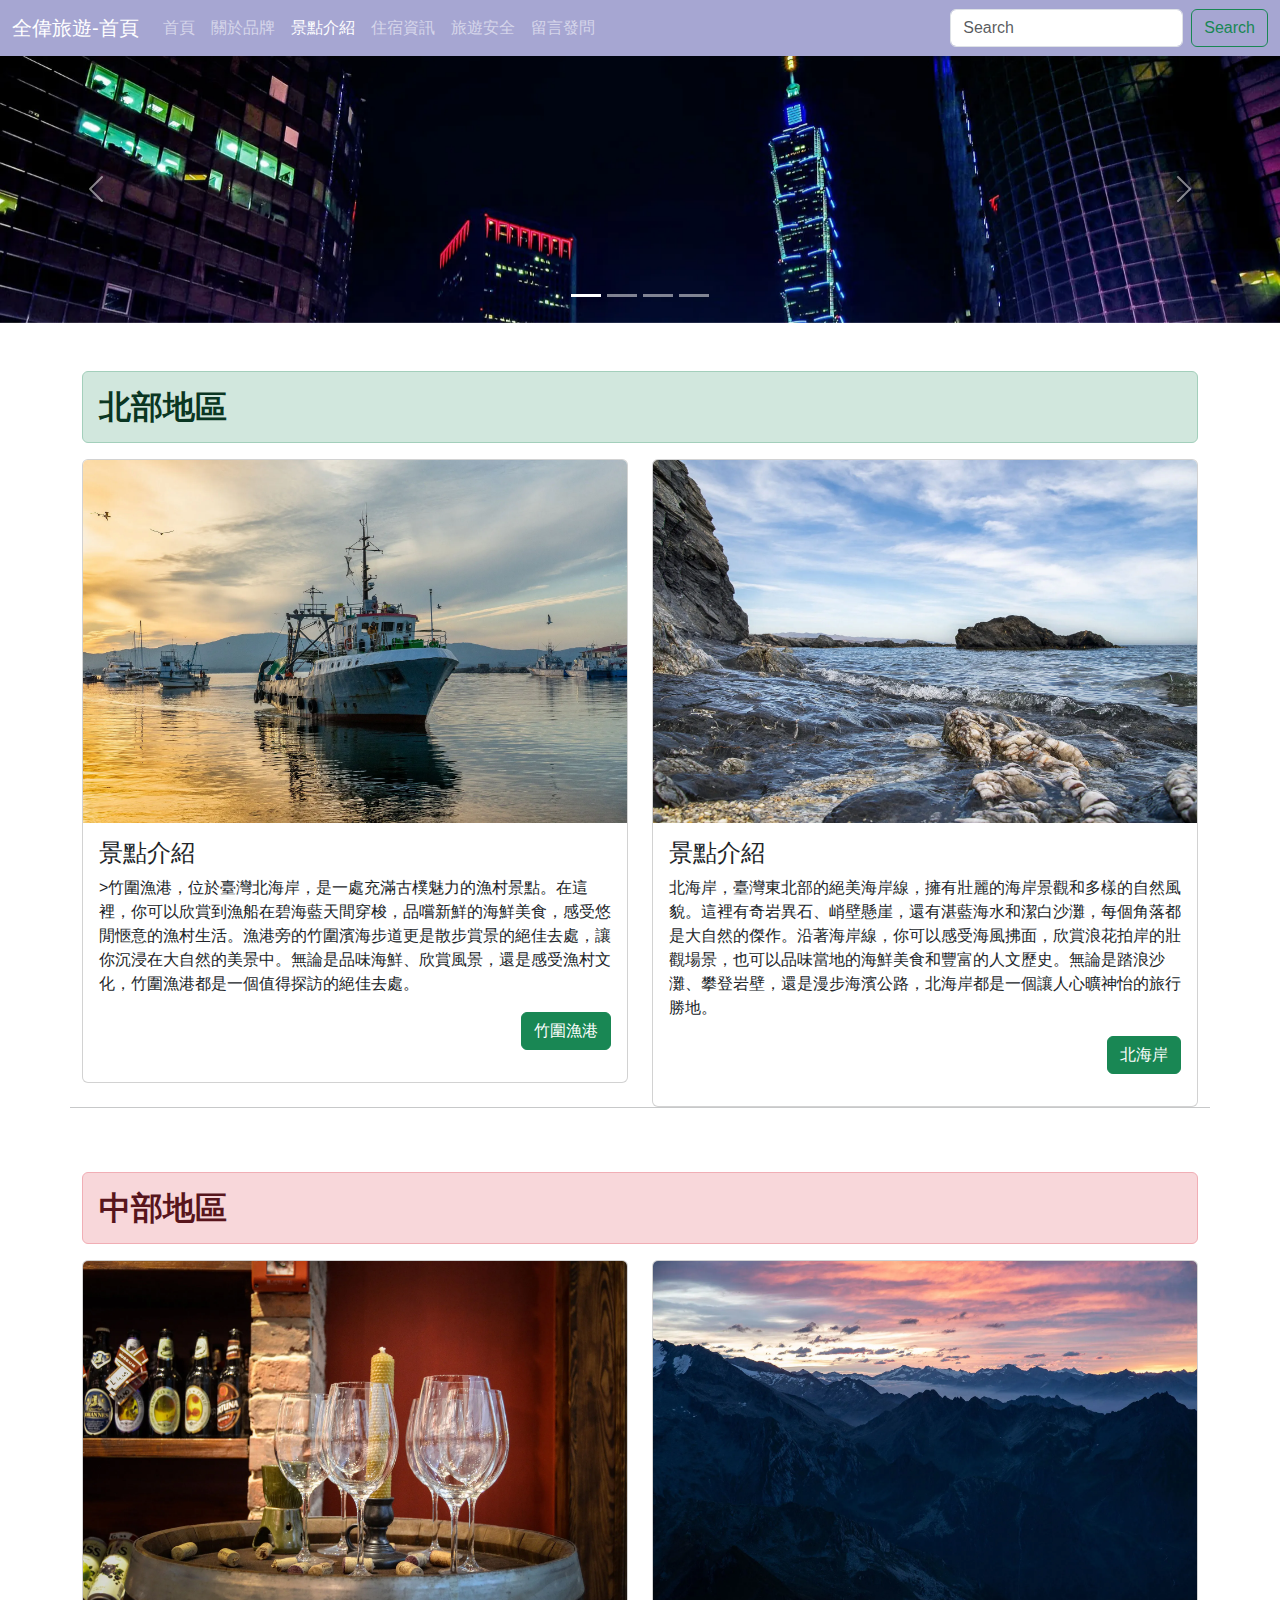
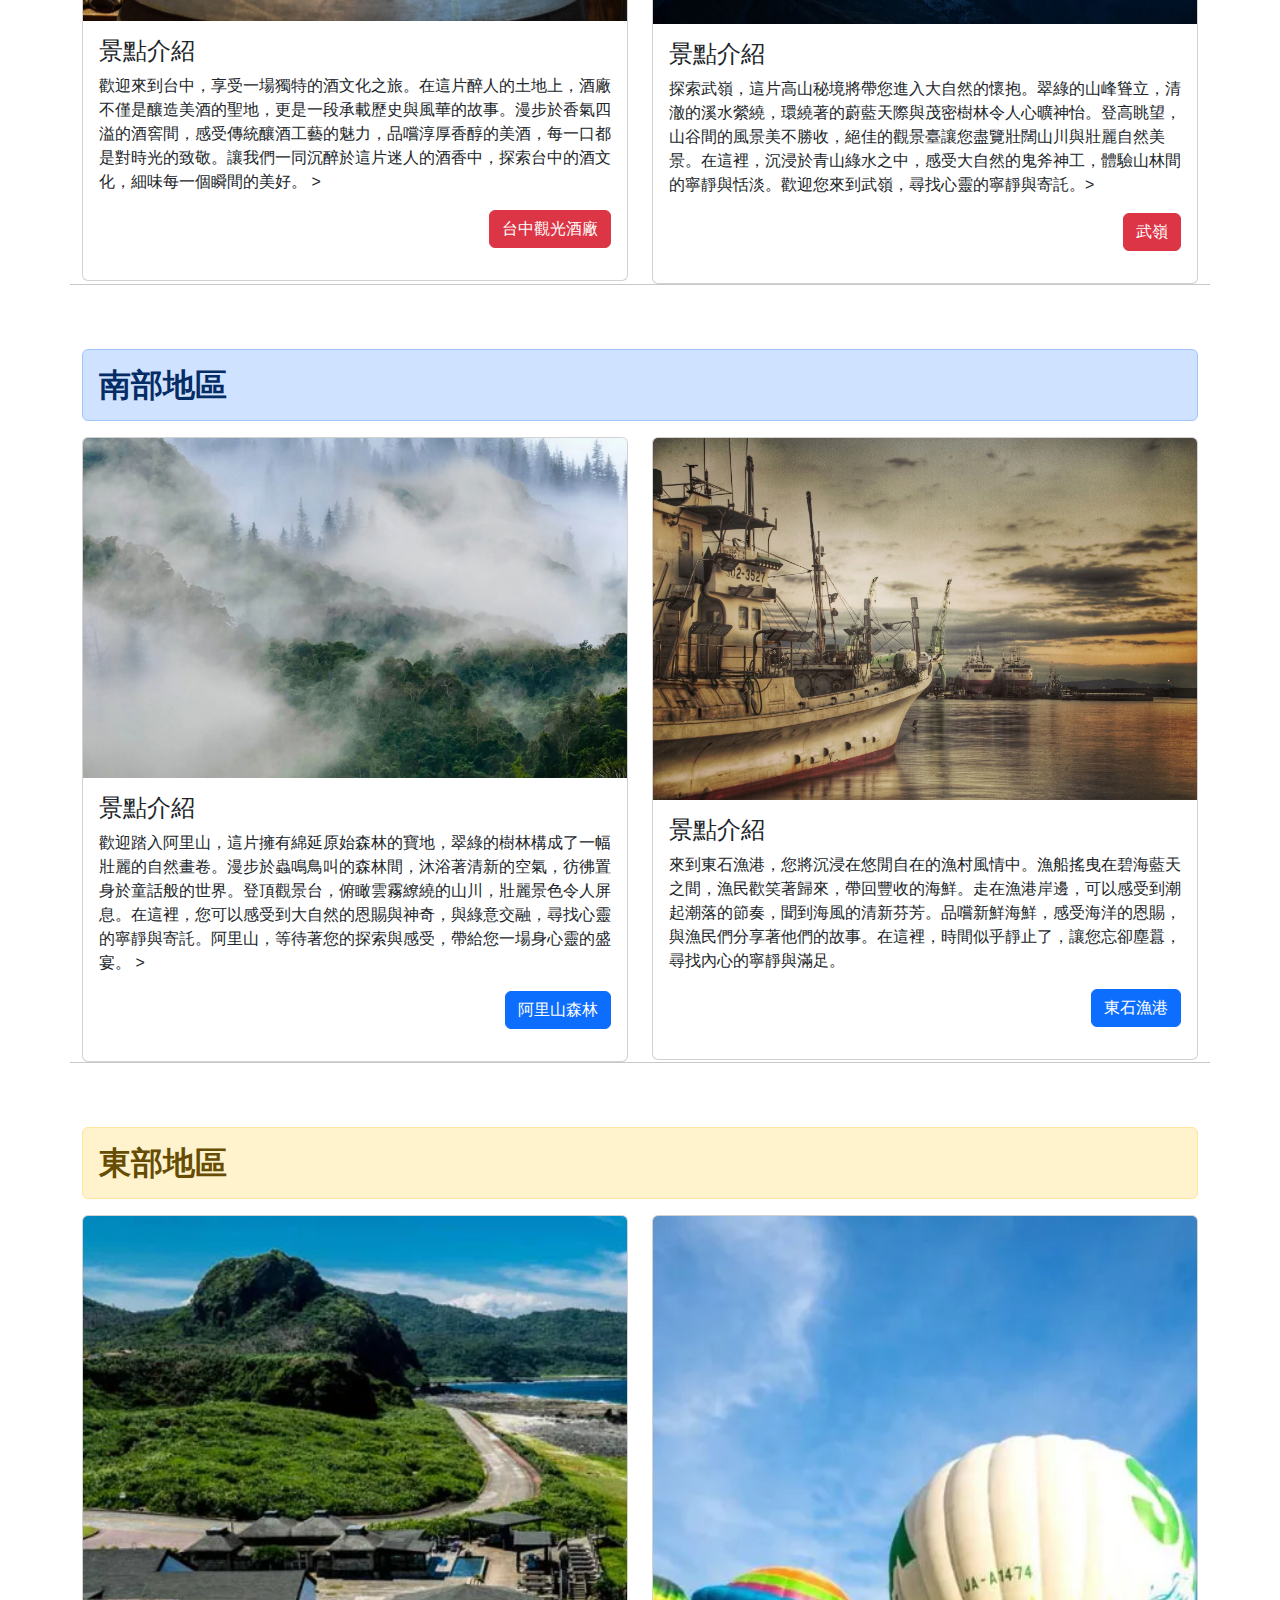
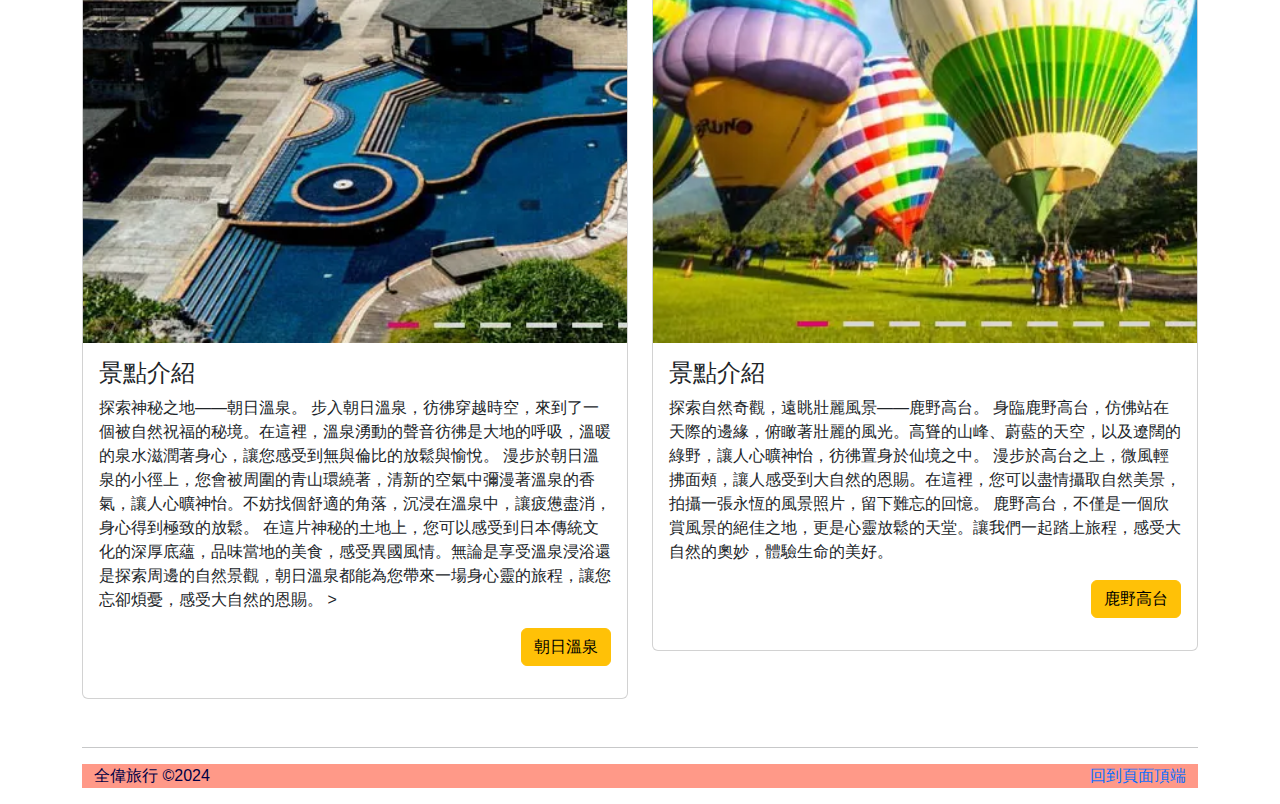
<file: viewpoint.html>
<!-- 宣告HTML5網頁文件 -->
<!DOCTYPE html>
<!-- 網頁所屬的地區語言 -->
<html lang="zh-Hant-TW">
<head>
  <meta charset="UTF-8">
  <meta name="viewport" content="width=device-width, initial-scale=1.0">
  <!-- 設定IE相容模式 -->
  <meta http-equiv="X-UA-Compatible" content="IE=edge">
  <!-- 網站作者/傭有者 -->
  <meta name="author" content="台北101 國父紀念館 八卦山大佛 關山日落 竹圍漁港 北海岸 台中觀光酒廠 武嶺 阿里山森林 東石漁港 朝日溫泉 鹿野高台">
  <!-- 網頁描述,簡單介紹網頁內容 -->
  <meta name="description" content="穿越傳奇之地，迎接冒險的旅程。在我們的旅遊品牌下，探索未知的角落，發現令人驚嘆的美景和文化寶藏。">
  <!-- 網頁編輯器 -->
  <meta name="generator" content="Visualstudicode v1.76.1">
  <!-- 關鍵字,Google排除權重,其它搜尋引擎仍然使用 -->
  <meta name="keywords" content="台北101 國父紀念館 八卦山大佛 關山日落 竹圍漁港 北海岸 台中觀光酒廠 武嶺 阿里山森林 東石漁港 朝日溫泉 鹿野高台">
  <!-- favicon我的最愛(書籤)圖標 -->
  <link rel="shortcut icon" href="favicon.ico">
  <link href="https://cdn.jsdelivr.net/npm/bootstrap@5.3.3/dist/css/bootstrap.min.css" rel="stylesheet" integrity="sha384-QWTKZyjpPEjISv5WaRU9OFeRpok6YctnYmDr5pNlyT2bRjXh0JMhjY6hW+ALEwIH" crossorigin="anonymous">
  <link rel="stylesheet" href="css/custom.css">
  <!-- Google tag (gtag.js) -->
<script async src="https://www.googletagmanager.com/gtag/js?id=G-7SRWX17Z6C"></script>
<script>
  window.dataLayer = window.dataLayer || [];
  function gtag(){dataLayer.push(arguments);}
  gtag('js', new Date());

  gtag('config', 'G-7SRWX17Z6C');
</script>
  <title>全偉旅遊-景點介紹</title>
</head>
<!-- GA追蹤分析 -->
<body>
  <header>
    <nav class="navbar navbar-expand-lg bg-dark navbar-dark">
      <div class="container-fluid">
        <a class="navbar-brand" href="index.html">全偉旅遊-首頁</a>
        <button class="navbar-toggler" type="button" data-bs-toggle="collapse" data-bs-target="#navbarSupportedContent" aria-controls="navbarSupportedContent" aria-expanded="false" aria-label="Toggle navigation">
          <span class="navbar-toggler-icon"></span>
        </button>
        <div class="collapse navbar-collapse" id="navbarSupportedContent">
          <!-- 導覽按鈕 -->
          <ul class="navbar-nav me-auto mb-2 mb-lg-0">
            <li class="nav-item">
              <a class="nav-link" href="index.html">首頁</a>
            </li>
            <li class="nav-item">
              <a class="nav-link "  href="about.html">關於品牌</a>
            </li>
            <li class="nav-item">
              <a class="nav-link active" aria-current="page" href="viewpoint.html">景點介紹</a>
            </li>
            <li class="nav-item">
              <a class="nav-link" href="hotel.html">住宿資訊</a>
            </li>
            <li class="nav-item">
              <a class="nav-link" href="safe.html">旅遊安全</a>
            </li>
            <li class="nav-item">
              <a class="nav-link" href="https://toolkit.url.com.tw/bbs/index.php?email=bbs@trial-155892.url.tw" target="_blank">留言發問</a>
            </li>
          </ul>
          <!-- 表單.PHP  -->
          <form class="d-flex" role="search">
            <input class="form-control me-2" type="search" placeholder="Search" aria-label="Search">
            <button class="btn btn-outline-success" type="submit">Search</button>
          </form>
        </div>
      </div>
    </nav>

  </header>
  <main>
    <div id="carouselExampleIndicators" class="carousel slide">
      <div class="carousel-indicators">
        <button type="button" data-bs-target="#carouselExampleIndicators" data-bs-slide-to="0" class="active" aria-current="true" aria-label="Slide 1"></button>
        <button type="button" data-bs-target="#carouselExampleIndicators" data-bs-slide-to="1" aria-label="Slide 2"></button>
        <button type="button" data-bs-target="#carouselExampleIndicators" data-bs-slide-to="2" aria-label="Slide 3"></button>
        <button type="button" data-bs-target="#carouselExampleIndicators" data-bs-slide-to="3" aria-label="Slide 4"></button>

      </div>
      <div class="carousel-inner">
        <div class="carousel-item active">
          <img src="images/index/101.webp" class="d-block w-100" alt="台北101" title="台北101" aria-label="台北101">
        </div>
        <div class="carousel-item">
          <img src="images/index/C-_Users_Admin_Desktop_旅遊0425_02s.webp" class="d-block w-100" alt="國父紀念館" title="國父紀念館" aria-label="國父紀念館">
        </div>
        <div class="carousel-item">
          <img src="images/index/03s.webp" class="d-block w-100" alt="關山日落" title="關山日落" aria-label="關山日落">
                </div>
        <div class="carousel-item">
                  <img src="images/index/big-buddha-656945_1920.webp" class="d-block w-100" alt="八卦山大佛" title="八卦山大佛" aria-label="八卦山大佛">
                        </div>
              </div>
      <button class="carousel-control-prev" type="button" data-bs-target="#carouselExampleIndicators" data-bs-slide="prev">
        <span class="carousel-control-prev-icon" aria-hidden="true"></span>
        <span class="visually-hidden">Previous</span>
      </button>
      <button class="carousel-control-next" type="button" data-bs-target="#carouselExampleIndicators" data-bs-slide="next">
        <span class="carousel-control-next-icon" aria-hidden="true"></span>
        <span class="visually-hidden">Next</span>
      </button>
    </div>
    <div class="container">
        <h2 class="alert alert-success mt-5" role="alert">北部地區</h2>
        <div class="row">
          <div class="col-lg-6">
            <div class="card">
            <img src="images/viewpoint/fishing-vessel-3855153_1920.webp" alt="竹圍漁港" class="card-img-top" title="景點介紹" aria-label="竹圍漁港">
            <div class="card-body">
              <h4 class="card-title">景點介紹</h4>
              <p class="card-text">
              >竹圍漁港，位於臺灣北海岸，是一處充滿古樸魅力的漁村景點。在這裡，你可以欣賞到漁船在碧海藍天間穿梭，品嚐新鮮的海鮮美食，感受悠閒愜意的漁村生活。漁港旁的竹圍濱海步道更是散步賞景的絕佳去處，讓你沉浸在大自然的美景中。無論是品味海鮮、欣賞風景，還是感受漁村文化，竹圍漁港都是一個值得探訪的絕佳去處。
            </p>
              <p class="text-end">
                <a href="https://travel.tycg.gov.tw/zh-tw/travel/attraction/188" class="btn btn-success" target="_blank" role="button" data-bs-toggle="tooltip" data-bs-placement="top" data-bs-title="即將離開本網站">竹圍漁港</a></p>
            </div>
           </div>
        </div>
          <div class="col-lg-6">
            <div class="card">
            <img src="images/viewpoint/sea-7886066_1920.webp" alt="北海岸" class="card-img-top" title="景點介紹" aria-label="北海岸">
            <div class="card-body">
              <h4 class="card-title">景點介紹</h4>
              <p class="card-text">北海岸，臺灣東北部的絕美海岸線，擁有壯麗的海岸景觀和多樣的自然風貌。這裡有奇岩異石、峭壁懸崖，還有湛藍海水和潔白沙灘，每個角落都是大自然的傑作。沿著海岸線，你可以感受海風拂面，欣賞浪花拍岸的壯觀場景，也可以品味當地的海鮮美食和豐富的人文歷史。無論是踏浪沙灘、攀登岩壁，還是漫步海濱公路，北海岸都是一個讓人心曠神怡的旅行勝地。
              </p>
              <p class="text-end">
                <a href="https://www.northguan-nsa.gov.tw/user/main.aspx?Lang=1" class="btn btn-success" target="_blank" role="button" data-bs-toggle="tooltip" data-bs-placement="top" data-bs-title="即將離開本網站">北海岸</a></p>
            </div>
            </div> 
          </div>        
        
   <hr>
        </div>
        <h2 class="alert alert-danger mt-5" role="alert">中部地區</h2>
        <div class="row">
    <div class="col-lg-6">
      <div class="card">
      <img src="images/viewpoint/beer-428119_1920.webp" alt="台中觀光酒廠" class="card-img-top" title="景點介紹" aria-label="台中觀光酒廠">
      <div class="card-body">
        <h4 class="card-title">景點介紹</h4>
        <p class="card-text">歡迎來到台中，享受一場獨特的酒文化之旅。在這片醉人的土地上，酒廠不僅是釀造美酒的聖地，更是一段承載歷史與風華的故事。漫步於香氣四溢的酒窖間，感受傳統釀酒工藝的魅力，品嚐淳厚香醇的美酒，每一口都是對時光的致敬。讓我們一同沉醉於這片迷人的酒香中，探索台中的酒文化，細味每一個瞬間的美好。
        ></p>
        <p class="text-end">
          <a href="https://travel.taichung.gov.tw/zh-tw/attractions/intro/72" class="btn btn-danger" target="_blank" role="button" data-bs-toggle="tooltip" data-bs-placement="top" data-bs-title="即將離開本網站">台中觀光酒廠</a></p>
      </div>
     </div>
  </div>
    <div class="col-lg-6">
      <div class="card">
      <img src="images/viewpoint/mountain-ranges-5938639_1920.webp" alt="武嶺" class="card-img-top" title="景點介紹" aria-label="武嶺">
      <div class="card-body">
        <h4 class="card-title">景點介紹</h4>
        <p class="card-text"
        >探索武嶺，這片高山秘境將帶您進入大自然的懷抱。翠綠的山峰聳立，清澈的溪水縈繞，環繞著的蔚藍天際與茂密樹林令人心曠神怡。登高眺望，山谷間的風景美不勝收，絕佳的觀景臺讓您盡覽壯闊山川與壯麗自然美景。在這裡，沉浸於青山綠水之中，感受大自然的鬼斧神工，體驗山林間的寧靜與恬淡。歡迎您來到武嶺，尋找心靈的寧靜與寄託。>
      </p>
        <p class="text-end">
          <a href="https://www.taroko.gov.tw/AttractionTrailContent.aspx?n=5511&sms=11272&s=6" class="btn btn-danger" target="_blank" role="button" data-bs-toggle="tooltip" data-bs-placement="top" data-bs-title="即將離開本網站">武嶺</a></p>
      </div>
      </div> 
    </div>        
  
<hr>
        </div>
        <h2 class="alert alert-primary mt-5" role="alert">南部地區</h2>
        <div class="row">
    <div class="col-lg-6">
      <div class="card">
      <img src="images/viewpoint/mountains-8292685_1920 (2).webp" alt="阿里山森林" class="card-img-top" title="景點介紹" aria-label="阿里山森林">
      <div class="card-body">
        <h4 class="card-title">景點介紹</h4>
        <p class="card-text">歡迎踏入阿里山，這片擁有綿延原始森林的寶地，翠綠的樹林構成了一幅壯麗的自然畫卷。漫步於蟲鳴鳥叫的森林間，沐浴著清新的空氣，彷彿置身於童話般的世界。登頂觀景台，俯瞰雲霧繚繞的山川，壯麗景色令人屏息。在這裡，您可以感受到大自然的恩賜與神奇，與綠意交融，尋找心靈的寧靜與寄託。阿里山，等待著您的探索與感受，帶給您一場身心靈的盛宴。
        ></p>
        <p class="text-end">
          <a href="https://www.forest.gov.tw/0000184" class="btn btn-primary" target="_blank" role="button" data-bs-toggle="tooltip" data-bs-placement="top" data-bs-title="即將離開本網站">阿里山森林</a></p>
      </div>
     </div>
  </div>
    <div class="col-lg-6">
      <div class="card">
      <img src="images/viewpoint/fishing-boat-1976287_1920.webp" alt="東石漁港" class="card-img-top" title="景點介紹" aria-label="東石漁港">
      <div class="card-body">
        <h4 class="card-title">景點介紹</h4>
        <p class="card-text"
        >來到東石漁港，您將沉浸在悠閒自在的漁村風情中。漁船搖曳在碧海藍天之間，漁民歡笑著歸來，帶回豐收的海鮮。走在漁港岸邊，可以感受到潮起潮落的節奏，聞到海風的清新芬芳。品嚐新鮮海鮮，感受海洋的恩賜，與漁民們分享著他們的故事。在這裡，時間似乎靜止了，讓您忘卻塵囂，尋找內心的寧靜與滿足。
      </p>
        <p class="text-end">
          <a href="https://www.swcoast-nsa.gov.tw/zh-tw/attraction/details/35" class="btn btn-primary" target="_blank" role="button" data-bs-toggle="tooltip" data-bs-placement="top" data-bs-title="即將離開本網站">東石漁港</a></p>
      </div>
      </div> 
    </div>        
  
<hr>
        </div>
        <h2 class="alert alert-warning mt-5" role="alert">東部地區</h2>
        <div class="row mb-5">
  <div class="col-lg-6">
    <div class="card">
    <img src="images/viewpoint/02-1.webp" alt="朝日溫泉" class="card-img-top" title="景點介紹" aria-label="朝日溫泉">
    <div class="card-body">
      <h4 class="card-title">景點介紹</h4>
      <p class="card-text">探索神秘之地——朝日溫泉。
        步入朝日溫泉，彷彿穿越時空，來到了一個被自然祝福的秘境。在這裡，溫泉湧動的聲音彷彿是大地的呼吸，溫暖的泉水滋潤著身心，讓您感受到無與倫比的放鬆與愉悅。
        漫步於朝日溫泉的小徑上，您會被周圍的青山環繞著，清新的空氣中彌漫著溫泉的香氣，讓人心曠神怡。不妨找個舒適的角落，沉浸在溫泉中，讓疲憊盡消，身心得到極致的放鬆。
        在這片神秘的土地上，您可以感受到日本傳統文化的深厚底蘊，品味當地的美食，感受異國風情。無論是享受溫泉浸浴還是探索周邊的自然景觀，朝日溫泉都能為您帶來一場身心靈的旅程，讓您忘卻煩憂，感受大自然的恩賜。
      ></p>
      <p class="text-end">
        <a href="https://tour.taitung.gov.tw/zh-tw/attraction/details/372" class="btn btn-warning" target="_blank" role="button" data-bs-toggle="tooltip" data-bs-placement="top" data-bs-title="即將離開本網站">朝日溫泉</a></p>
    </div>
   </div>
</div>
  <div class="col-lg-6">
    <div class="card">
    <img src="images/viewpoint/01-1.webp" alt="鹿野高台" class="card-img-top" title="景點介紹" aria-label="鹿野高台">
    <div class="card-body">
      <h4 class="card-title">景點介紹</h4>
      <p class="card-text"
      >探索自然奇觀，遠眺壯麗風景——鹿野高台。
      身臨鹿野高台，仿佛站在天際的邊緣，俯瞰著壯麗的風光。高聳的山峰、蔚藍的天空，以及遼闊的綠野，讓人心曠神怡，彷彿置身於仙境之中。
      漫步於高台之上，微風輕拂面頰，讓人感受到大自然的恩賜。在這裡，您可以盡情攝取自然美景，拍攝一張永恆的風景照片，留下難忘的回憶。
      鹿野高台，不僅是一個欣賞風景的絕佳之地，更是心靈放鬆的天堂。讓我們一起踏上旅程，感受大自然的奧妙，體驗生命的美好。
    </p>
      <p class="text-end">
        <a href="https://tour.taitung.gov.tw/zh-tw/attraction/details/450" class="btn btn-warning" target="_blank" role="button" data-bs-toggle="tooltip" data-bs-placement="top" data-bs-title="即將離開本網站">鹿野高台</a></p>
    </div>
    </div> 
  </div>        
</div>
    <hr>
        




    <footer class="container">
      <p class="float-end"><a href="#top">回到頁面頂端</a></p>
      <p>全偉旅行 &copy;2024</p>
    </footer>
  </main>
  
  


  <script src="https://cdn.jsdelivr.net/npm/bootstrap@5.3.3/dist/js/bootstrap.bundle.min.js" integrity="sha384-YvpcrYf0tY3lHB60NNkmXc5s9fDVZLESaAA55NDzOxhy9GkcIdslK1eN7N6jIeHz" crossorigin="anonymous"></script>
  <script>
    var tooltipTriggerList = [].slice.call(document.querySelectorAll('[data-bs-toggle="tooltip"]'))
    var tooltipList = tooltipTriggerList.map(function (tooltipTriggerEl) {
    return new bootstrap.Tooltip(tooltipTriggerEl)
    })
</script>
</body>
</html>
</file>
<file: css/custom.css>
.text-pri{color: rgb(43, 192, 226);}
.text-sec{color: #37ff00ee;}

/* googleFonts雲端字體 */
@import url('https://fonts.googleapis.com/css2?family=Noto+Sans+TC:wght@300&display=swap');

:root,
[data-bs-theme=light] {
    --bs-dark-rgb:166,166,210;
    --bs-emphasis-color: #4400bb;
}
:root {
    --color-dark-blue: #000088;
    --font-weight-bold: bolder;
}
/* 雲端字體套用在body標籤 */
body {
    font-family: "微軟正黑體", "Noto Sans TC", sans-serif;
  }
  

/* 選取器是標籤,影響整題 */
h2 {font-size: 2rem;font-weight: 900;color: rgb(229, 39, 172);}

/* 選取器是類別,影響個別,需要手動套用 */
.h2-custom-pink {font-size: 3rem;font-weight: 900;color: rgb(255, 0, 195);}

/* 拿掉文字超連結下底線 */
footer a {
    text-decoration: none;
}




/* 標題Icons */
.iconsTitle{
    font-size: 2.2rem !important;
    color: rgb( 39, 102, 229);
    vertical-align: bottom;
}

/* 編號清單-類別選取器 */
.list-no {list-style-type: decimal-leading-zero;}

/* 項目清單-類別選取器 */
.list-sybol {list-style-type: circle;}

/* 住宿資訊,取消邊框 */
.card-no-border {
    border: none;
}
/* 選取氣勢標籤,影響整體 */
h5 {font-weight: 900;}

/* 無障礙,文字對比 */
footer {background-color: #FF9988;color: #000044;}
.modal{
    --bs-modal-width:800px;
}

/* Accordion 微型網站作法
.accor-mainTitle {font-size: 1.8rem;}
.accor-title {font-size: 1.4rem;font-weight: 900;}
.accor-subtitle {font-size: 1.2rem;color:black;}
.accor-title-h3 {font-size: 1rem;font-weight: 900;font-style: italic}*/

/* Accordion 中大型網站作法*/
.accor-mainTitle {
    font-size: 2rem;
    font-weight: var(--font-weight-bold);
    color: var(--color-dark-blue);
}
.accor-title {
    font-size: 1.4rem;font-weight: 900;
    font-weight: var(--font-weight-bold);
    color: var(--color-dark-blue);
}
.accor-subtitle {
    font-size: 1.2rem;
    font-weight: var(--font-weight-bold);
    color: black
}
.accor-title-h3 {
    font-size: 1rem;
    font-weight: var(--font-weight-bold);
    font-weight: 900;
    font-style: italic
}
</file>
